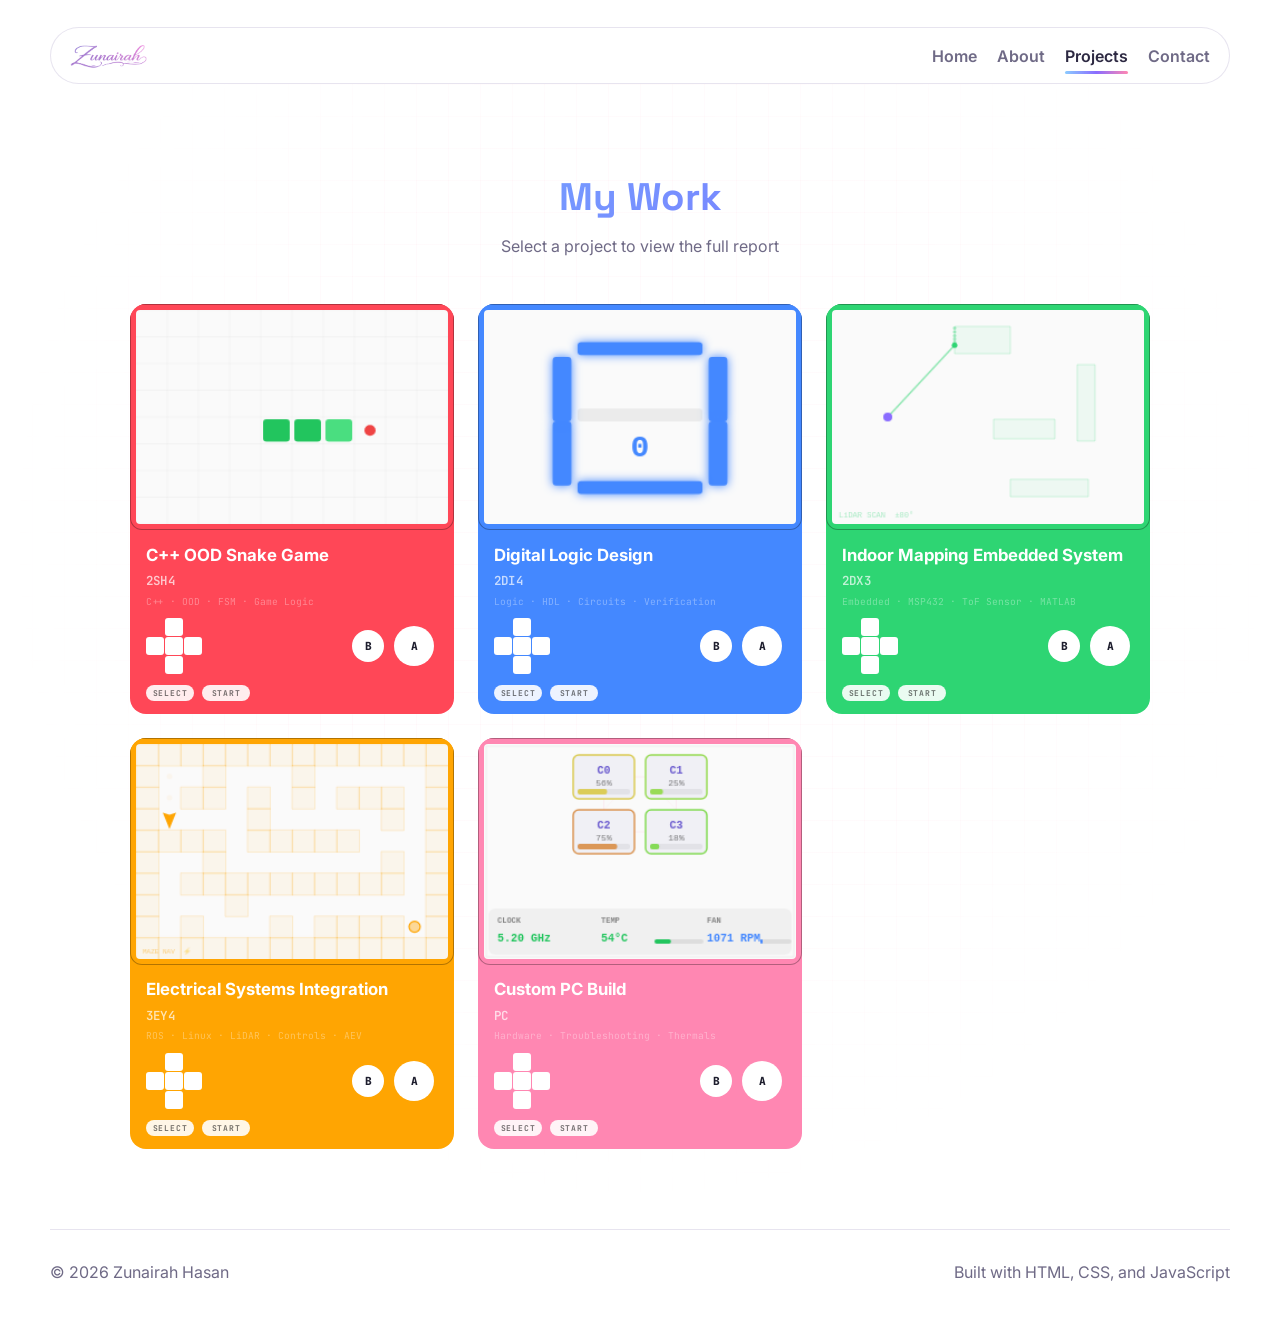
<file: projects.html>
<!doctype html>
<html lang="en">
  <head>
    <meta charset="UTF-8" />
    <meta name="viewport" content="width=device-width, initial-scale=1.0" />
    <title>Projects | Zunairah Hasan</title>
    <meta
      name="description"
      content="Project portfolio of Zunairah Hasan — C/C++, digital logic, embedded systems, and more."
    />
    <link rel="preconnect" href="https://fonts.googleapis.com" />
    <link rel="preconnect" href="https://fonts.gstatic.com" crossorigin />
    <link
      href="https://fonts.googleapis.com/css2?family=Space+Grotesk:wght@400;500;700&family=Inter:wght@400;500;600;700&family=JetBrains+Mono:wght@400;500;700&display=swap"
      rel="stylesheet"
    />
    <link rel="stylesheet" href="styles.css" />
  </head>
  <body>
    <header class="site-header">
      <div class="container nav-wrap">
        <a href="index.html#home" class="logo">
          <img src="images/name.png" alt="Zunairah Hasan" class="logo-name" />
        </a>
        <nav class="nav">
          <a href="index.html">Home</a>
          <a href="about.html">About</a>
          <a href="projects.html" class="active-link">Projects</a>
          <a href="contact.html">Contact</a>
        </nav>
        <button class="menu-btn" id="menuBtn" aria-label="Open menu">
          <span></span><span></span><span></span>
        </button>
      </div>
      <div class="mobile-menu" id="mobileMenu">
        <a href="index.html">Home</a>
        <a href="about.html">About</a>
        <a href="projects.html">Projects</a>
        <a href="contact.html">Contact</a>
      </div>
    </header>

    <main>
      <section class="dash-section">
        <div class="container">
          <div class="dash-intro">
            <h1>My Work</h1>
            <p>Select a project to view the full report</p>
          </div>

          <div class="dash-grid">
            <a class="gb-card" href="2sh4.html" style="--order:0;--wire:#ff4757">
              <div class="gb-screen">
                <canvas class="gb-canvas" width="280" height="196" data-interactive="snake" data-wire="#ff4757"></canvas>
              </div>
              <div class="gb-body">
                <span class="gb-title">C++ OOD Snake Game</span>
                <span class="gb-code">2SH4</span>
                <span class="gb-tags">C++ · OOD · FSM · Game Logic</span>
                <div class="gb-controls">
                  <div class="gb-dpad">
                    <span class="gb-cross-arm gb-cross-arm-top"></span>
                    <span class="gb-cross-arm gb-cross-arm-right"></span>
                    <span class="gb-cross-arm gb-cross-arm-bottom"></span>
                    <span class="gb-cross-arm gb-cross-arm-left"></span>
                    <span class="gb-cross-center"></span>
                  </div>
                  <div class="gbb-buttons">
                    <span class="gbb gbb-b">B</span>
                    <span class="gbb gbb-a">A</span>
                  </div>
                </div>
                <div class="gb-select-row">
                  <span class="gb-pill">SELECT</span>
                  <span class="gb-pill">START</span>
                  <span class="gb-view">VIEW →</span>
                </div>
              </div>
            </a>

            <a class="gb-card" href="2di4.html" style="--order:1;--wire:#4488ff">
              <div class="gb-screen">
                <canvas class="gb-canvas" width="280" height="196" data-interactive="7seg" data-wire="#4488ff"></canvas>
              </div>
              <div class="gb-body">
                <span class="gb-title">Digital Logic Design</span>
                <span class="gb-code">2DI4</span>
                <span class="gb-tags">Logic · HDL · Circuits · Verification</span>
                <div class="gb-controls">
                  <div class="gb-dpad">
                    <span class="gb-cross-arm gb-cross-arm-top"></span>
                    <span class="gb-cross-arm gb-cross-arm-right"></span>
                    <span class="gb-cross-arm gb-cross-arm-bottom"></span>
                    <span class="gb-cross-arm gb-cross-arm-left"></span>
                    <span class="gb-cross-center"></span>
                  </div>
                  <div class="gbb-buttons">
                    <span class="gbb gbb-b">B</span>
                    <span class="gbb gbb-a">A</span>
                  </div>
                </div>
                <div class="gb-select-row">
                  <span class="gb-pill">SELECT</span>
                  <span class="gb-pill">START</span>
                  <span class="gb-view">VIEW →</span>
                </div>
              </div>
            </a>

            <a class="gb-card" href="2dx3.html" style="--order:2;--wire:#2ed573">
              <div class="gb-screen">
                <canvas class="gb-canvas" width="280" height="196" data-interactive="lidar" data-wire="#2ed573"></canvas>
              </div>
              <div class="gb-body">
                <span class="gb-title">Indoor Mapping Embedded System</span>
                <span class="gb-code">2DX3</span>
                <span class="gb-tags">Embedded · MSP432 · ToF Sensor · MATLAB</span>
                <div class="gb-controls">
                  <div class="gb-dpad">
                    <span class="gb-cross-arm gb-cross-arm-top"></span>
                    <span class="gb-cross-arm gb-cross-arm-right"></span>
                    <span class="gb-cross-arm gb-cross-arm-bottom"></span>
                    <span class="gb-cross-arm gb-cross-arm-left"></span>
                    <span class="gb-cross-center"></span>
                  </div>
                  <div class="gbb-buttons">
                    <span class="gbb gbb-b">B</span>
                    <span class="gbb gbb-a">A</span>
                  </div>
                </div>
                <div class="gb-select-row">
                  <span class="gb-pill">SELECT</span>
                  <span class="gb-pill">START</span>
                  <span class="gb-view">VIEW →</span>
                </div>
              </div>
            </a>

            <a class="gb-card" href="3ey4.html" style="--order:3;--wire:#ffa502">
              <div class="gb-screen">
                <canvas class="gb-canvas" width="280" height="196" data-interactive="car" data-wire="#ffa502"></canvas>
              </div>
              <div class="gb-body">
                <span class="gb-title">Electrical Systems Integration</span>
                <span class="gb-code">3EY4</span>
                <span class="gb-tags">ROS · Linux · LiDAR · Controls · AEV</span>
                <div class="gb-controls">
                  <div class="gb-dpad">
                    <span class="gb-cross-arm gb-cross-arm-top"></span>
                    <span class="gb-cross-arm gb-cross-arm-right"></span>
                    <span class="gb-cross-arm gb-cross-arm-bottom"></span>
                    <span class="gb-cross-arm gb-cross-arm-left"></span>
                    <span class="gb-cross-center"></span>
                  </div>
                  <div class="gbb-buttons">
                    <span class="gbb gbb-b">B</span>
                    <span class="gbb gbb-a">A</span>
                  </div>
                </div>
                <div class="gb-select-row">
                  <span class="gb-pill">SELECT</span>
                  <span class="gb-pill">START</span>
                  <span class="gb-view">VIEW →</span>
                </div>
              </div>
            </a>

            <a class="gb-card" href="pc-build.html" style="--order:4;--wire:#ff87b2">
              <div class="gb-screen">
                <canvas class="gb-canvas" width="280" height="196" data-interactive="cpu" data-wire="#ff87b2"></canvas>
              </div>
              <div class="gb-body">
                <span class="gb-title">Custom PC Build</span>
                <span class="gb-code">PC</span>
                <span class="gb-tags">Hardware · Troubleshooting · Thermals</span>
                <div class="gb-controls">
                  <div class="gb-dpad">
                    <span class="gb-cross-arm gb-cross-arm-top"></span>
                    <span class="gb-cross-arm gb-cross-arm-right"></span>
                    <span class="gb-cross-arm gb-cross-arm-bottom"></span>
                    <span class="gb-cross-arm gb-cross-arm-left"></span>
                    <span class="gb-cross-center"></span>
                  </div>
                  <div class="gbb-buttons">
                    <span class="gbb gbb-b">B</span>
                    <span class="gbb gbb-a">A</span>
                  </div>
                </div>
                <div class="gb-select-row">
                  <span class="gb-pill">SELECT</span>
                  <span class="gb-pill">START</span>
                  <span class="gb-view">VIEW →</span>
                </div>
              </div>
            </a>
          </div>
        </div>
      </section>
    </main>

    <footer class="site-footer">
      <div class="container footer-wrap">
        <p>© <span id="year"></span> Zunairah Hasan</p>
        <p>Built with HTML, CSS, and JavaScript</p>
      </div>
    </footer>

    <script src="script.js"></script>
    <script>
      document.querySelectorAll('.gb-canvas[data-interactive]').forEach(function(canvas) {
        startMiniInteractive(canvas);
      });
    </script>
  </body>
</html>
</file>
<file: styles.css>
:root {
  --bg: #ffffff;
  --bg-2: #ffffff;
  --surface: rgba(255, 255, 255, 0.72);
  --surface-strong: rgba(255, 255, 255, 0.92);
  --text: #2d2942;
  --muted: #6f6a86;
  --line: rgba(122, 108, 168, 0.18);

  --pink: #ffc7dd;
  --lavender: #d8c8ff;
  --blue: #c9ecff;
  --mint: #d7f7e8;
  --yellow: #fff0b8;
  --peach: #ffd9c7;

  --accent: #8a6cff;
  --accent-2: #ff87b2;
  --shadow: none;

  --radius-xl: 28px;
  --radius-lg: 22px;
  --radius-md: 16px;
  --radius-sm: 12px;

  --container: 1180px;
  --transition: 0.28s ease;
}

* {
  box-sizing: border-box;
}

html {
  scroll-behavior: smooth;
}

body {
  margin: 0;
  font-family: "Inter", sans-serif;
  color: var(--text);
  background: #ffffff;
  overflow-x: hidden;
}

img {
  max-width: 100%;
  display: block;
}

a {
  color: inherit;
  text-decoration: none;
}

button {
  font: inherit;
  border: none;
  background: none;
  cursor: pointer;
}

.container {
  width: min(var(--container), calc(100% - 2rem));
  margin: 0 auto;
}

.section {
  padding: 5.5rem 0;
  position: relative;
  z-index: 1;
}

.section-heading {
  max-width: 720px;
  margin-bottom: 2rem;
}

.section-heading h2 {
  font-family: "Space Grotesk", sans-serif;
  font-size: clamp(2rem, 4vw, 3rem);
  line-height: 1.05;
  margin: 0.3rem 0 0.8rem;
}

.section-subtext {
  color: var(--muted);
  margin: 0;
}

.section-tag,
.eyebrow {
  display: inline-flex;
  align-items: center;
  gap: 0.5rem;
  color: #5a8fd0;
  font-weight: 700;
  letter-spacing: 0.02em;
  text-transform: uppercase;
  font-size: 0.8rem;
}

.section-tag::before,
.eyebrow::before {
  content: "";
  width: 10px;
  height: 10px;
  border-radius: 999px;
  background: linear-gradient(135deg, rgba(110,190,255,0.85), var(--accent-2));

}

.bg-blobs {
  position: fixed;
  inset: 0;
  pointer-events: none;
  overflow: hidden;
  z-index: 0;
}

/* Boot screen */
.boot-screen {
  position: fixed;
  inset: 0;
  z-index: 9999;
  background: #0a0820;
  display: flex;
  align-items: center;
  justify-content: center;
  font-family: "Courier New", monospace;
  transition: opacity 0.6s ease, visibility 0.6s ease;
}
.boot-screen.boot-done {
  opacity: 0;
  visibility: hidden;
  pointer-events: none;
}
.boot-terminal {
  width: min(640px, calc(100% - 3rem));
  padding: 1.5rem;
}
.boot-header {
  color: #8a6cff;
  font-weight: 700;
  font-size: 0.85rem;
  letter-spacing: 0.08em;
  margin-bottom: 1.2rem;
  text-shadow: 0 0 12px rgba(138, 108, 255, 0.3);
}
.boot-output {
  min-height: 240px;
  max-height: 320px;
  overflow-y: auto;
  margin-bottom: 1rem;
}
.boot-output p {
  margin: 0 0 0.2rem;
  font-size: 0.82rem;
  line-height: 1.6;
  color: #b0a8d0;
}
.boot-output .boot-ok { color: #6fcf97; }
.boot-output .boot-warn { color: #f2c94d; }
.boot-output .boot-info { color: #8a6cff; }
.boot-progress-wrap {
  height: 4px;
  background: rgba(138, 108, 255, 0.15);
  border-radius: 999px;
  overflow: hidden;
  margin-bottom: 0.6rem;
}
.boot-progress-bar {
  height: 100%;
  width: 0%;
  background: linear-gradient(90deg, #8a6cff, #6fcf97);
  border-radius: 999px;
  transition: width 0.3s ease;
}
.boot-status {
  font-size: 0.78rem;
  color: rgba(138, 108, 255, 0.7);
  letter-spacing: 0.04em;
}

.grid-overlay {
  position: absolute;
  inset: 0;
  background-image:
    linear-gradient(rgba(130, 120, 180, 0.06) 1px, transparent 1px),
    linear-gradient(90deg, rgba(130, 120, 180, 0.06) 1px, transparent 1px);
  background-size: 34px 34px;
  mask-image: radial-gradient(circle at center, black 45%, transparent 100%);
}

.site-header {
  position: sticky;
  top: 0;
  z-index: 300;
  padding-top: 0.9rem;
}

.site-header,
.nav-wrap,
.nav {
  overflow: visible;
}

.nav-wrap {
  display: flex;
  align-items: center;
  justify-content: space-between;
  gap: 1rem;
  background: rgba(255, 255, 255, 0.72);
  
  border: 1px solid var(--line);
  border-radius: 999px;
  padding: 0.9rem 1.2rem;

  margin-top: 0.8rem;
  position: relative;
  z-index: 301;
}

.logo {
  display: inline-flex;
  align-items: center;
  gap: 0.7rem;
  font-weight: 800;
  font-family: "Space Grotesk", sans-serif;
}

.logo-dot {
  width: 16px;
  height: 16px;
  border-radius: 999px;
  background: linear-gradient(135deg, var(--accent), var(--accent-2));

}

.nav {
  display: flex;
  align-items: center;
  gap: 1.25rem;
}

.nav a,
.mobile-menu a,
.nav-dropdown-trigger {
  color: var(--muted);
  font-weight: 600;
  transition: var(--transition);
  font-family: inherit;
  font-size: 1rem;
}

.nav a:hover,
.mobile-menu a:hover,
.nav-dropdown-trigger:hover {
  color: var(--text);
  text-shadow: 0 0 12px rgba(110,190,255,0.12);
}

.nav-dropdown {
  position: relative;
  display: inline-flex;
  align-items: center;
}

.nav-dropdown-trigger {
  display: inline-flex;
  align-items: center;
  gap: 0.35rem;
  background: transparent;
  border: none;
  padding: 0;
  cursor: pointer;
}

.nav-dropdown-trigger::after {
  content: "▾";
  font-size: 0.72rem;
  transform: translateY(-1px);
  color: var(--muted);
  transition: transform var(--transition);
}

.nav-dropdown.open .nav-dropdown-trigger::after {
  transform: translateY(-1px) rotate(180deg);
}

.nav-dropdown-menu {
  position: absolute;
  top: calc(100% + 0.75rem);
  left: 50%;
  transform: translateX(-50%);
  min-width: 240px;
  padding: 0.6rem;
  border-radius: 18px;
  background: rgba(255, 255, 255, 0.96);
  
  -webkit-
  border: 1px solid var(--line);

  display: grid;
  gap: 0.25rem;
  opacity: 0;
  pointer-events: none;
  visibility: hidden;
  transition: opacity var(--transition), visibility var(--transition), transform var(--transition);
  z-index: 999;
}

.nav-dropdown.open .nav-dropdown-menu {
  opacity: 1;
  pointer-events: auto;
  visibility: visible;
  transform: translateX(-50%) translateY(0);
}

.nav-dropdown-menu a {
  display: block;
  padding: 0.75rem 0.85rem;
  border-radius: 12px;
  color: var(--muted);
  font-weight: 600;
  transition: background var(--transition), color var(--transition), transform var(--transition);
}

.nav-dropdown-menu a:hover {
  background: #ffffff;
  color: var(--text);
  transform: translateX(2px);
}

.menu-btn {
  display: none;
  width: 46px;
  height: 46px;
  border-radius: 14px;
  background: white;
  border: 1px solid var(--line);
}

.menu-btn span {
  display: block;
  width: 20px;
  height: 2px;
  background: var(--text);
  margin: 4px auto;
  border-radius: 999px;
}

.mobile-menu {
  display: none;
  width: min(var(--container), calc(100% - 2rem));
  margin: 0.7rem auto 0;
  padding: 1rem;
  border-radius: 20px;
  background: rgba(255, 255, 255, 0.88);
  border: 1px solid var(--line);
  

}

.mobile-menu.show {
  display: grid;
  gap: 0.85rem;
}

@media (max-width: 780px) {
  .nav {
    display: none;
  }

  .menu-btn {
    display: inline-block;
  }
}
.hero {
  padding: 5.5rem 0 4rem;
  position: relative;
  z-index: 1;
}

.hero-grid {
  display: grid;
  grid-template-columns: 1.2fr 0.9fr;
  gap: 2rem;
  align-items: center;
}

.hero-copy h1 {
  font-family: "Space Grotesk", sans-serif;
  font-size: clamp(2.6rem, 6vw, 5.3rem);
  line-height: 0.98;
  margin: 0.7rem 0 1rem;
  letter-spacing: -0.04em;
}

.gradient-text {
  background: linear-gradient(90deg, #7f64ff, #ff79ad, #6ebeff);
  -webkit-background-clip: text;
  background-clip: text;
  color: transparent;
}

.hero-text {
  font-size: 1.06rem;
  line-height: 1.8;
  color: var(--muted);
  max-width: 680px;
}

.hero-actions {
  display: flex;
  flex-wrap: wrap;
  gap: 1rem;
  margin: 2rem 0;
}

.btn {
  display: inline-flex;
  align-items: center;
  justify-content: center;
  min-height: 52px;
  padding: 0.95rem 1.3rem;
  border-radius: 999px;
  font-weight: 700;
  transition: transform var(--transition), box-shadow var(--transition), background var(--transition);
}

.btn:hover {
  transform: translateY(-2px);
}

.btn-primary {
  background: linear-gradient(135deg, rgba(110,190,255,0.90), #6ebeff);
  color: white;

}

.btn-primary:hover {
  box-shadow: 0 8px 24px rgba(110,190,255,0.25);
}

.btn-secondary {
  background: rgba(255, 255, 255, 0.85);
  border: 1px solid var(--line);
  color: var(--text);
}

.btn-secondary:hover {
  border-color: rgba(110,190,255,0.40);
  box-shadow: 0 0 20px rgba(110,190,255,0.08);
}

.hero-stats {
  display: grid;
  grid-template-columns: repeat(3, 1fr);
  gap: 1rem;
}

.stat-card,
.glass-card,
.project-card,
.contact-card,
.modal-content {
  border: 1px solid var(--line);
  background: var(--surface);
  

}

.stat-card {
  border-radius: var(--radius-lg);
  padding: 1rem;
}

.stat-number {
  display: block;
  font-weight: 800;
  font-family: "Space Grotesk", sans-serif;
  margin-bottom: 0.3rem;
  background: linear-gradient(135deg, rgba(110,190,255,0.90), var(--accent));
  -webkit-background-clip: text;
  background-clip: text;
  color: transparent;
}

.stat-label {
  color: var(--muted);
  font-size: 0.92rem;
}

.hero-visual {
  display: flex;
  justify-content: center;
}

.about-grid {
  display: grid;
  grid-template-columns: repeat(3, 1fr);
  gap: 1rem;
}

.glass-card {
  border-radius: var(--radius-xl);
  padding: 1.35rem;
}

.glass-card h3,
.contact-card h2 {
  font-family: "Space Grotesk", sans-serif;
  margin-top: 0;
  margin-bottom: 0.7rem;
}

.glass-card p,
.contact-card p {
  color: var(--muted);
  line-height: 1.8;
}

.project-grid {
  display: grid;
  grid-template-columns: repeat(3, 1fr);
  gap: 1.2rem;
}

.project-card {
  position: relative;
  overflow: hidden;
  display: block;
  padding: 1.5rem;
  border-radius: 26px;
  background: rgba(255, 255, 255, 0.72);
  
  -webkit-
  border: 1px solid rgba(140, 120, 200, 0.16);
  color: var(--text);

  transition: transform var(--transition), box-shadow var(--transition), border-color var(--transition);
}

.project-card::before {
  content: "";
  position: absolute;
  inset: 0;
  border-radius: 26px;
  padding: 1px;
  background: #ffffff;
  -webkit-mask:
    linear-gradient(#000 0 0) content-box,
    linear-gradient(#000 0 0);
  -webkit-mask-composite: xor;
  mask-composite: exclude;
  pointer-events: none;
}

.project-card::after {
  content: "";
  position: absolute;
  right: -30px;
  bottom: -30px;
  width: 180px;
  height: 180px;
  background: transparent;
  pointer-events: none;
}

.project-card:hover {
  transform: translateY(-8px);
  border-color: rgba(110,190,255,0.25);
  box-shadow: 0 16px 40px rgba(110,190,255,0.06);
}

.project-top {
  display: flex;
  align-items: center;
  justify-content: space-between;
  gap: 1rem;
  margin-bottom: 1rem;
  position: relative;
  z-index: 1;
}

.project-badge {
  padding: 0.5rem 0.85rem;
  border-radius: 999px;
  background: rgba(255, 255, 255, 0.82);
  border: 1px solid rgba(140, 120, 200, 0.15);
  font-size: 0.8rem;
  font-weight: 700;
  color: #7a62d8;
  
}

.project-icon {
  width: 58px;
  height: 58px;
  display: grid;
  place-items: center;
  border-radius: 18px;
  background: #ffffff;

  font-size: 1.3rem;
  flex-shrink: 0;
}

.project-card h3 {
  font-family: "Space Grotesk", sans-serif;
  margin: 0 0 0.8rem;
  font-size: 1.35rem;
  line-height: 1.2;
  position: relative;
  z-index: 1;
}

.project-card p {
  color: var(--muted);
  line-height: 1.8;
  margin: 0 0 1rem;
  position: relative;
  z-index: 1;
}

.project-tags {
  display: flex;
  flex-wrap: wrap;
  gap: 0.65rem;
  margin-bottom: 1.2rem;
  position: relative;
  z-index: 1;
}

.project-tags span {
  padding: 0.5rem 0.85rem;
  border-radius: 999px;
  background: #ffffff;
  color: #6b5bcf;
  border: 1px solid rgba(140, 120, 200, 0.18);
  font-size: 0.82rem;
  font-weight: 600;
}

.project-link {
  color: var(--accent);
  font-weight: 700;
  display: inline-block;
  position: relative;
  z-index: 1;
}

.project-page-link {
  display: block;
  text-decoration: none;
  color: inherit;
}

.featured-project {
  position: relative;
}

.featured-project .project-badge {
  background: #ffffff;
}

.featured-project::after {
  content: "";
  position: absolute;
  right: -20px;
  bottom: -20px;
  width: 200px;
  height: 200px;
  background: transparent;
  pointer-events: none;
}

.contact-card {
  border-radius: 32px;
  padding: 1.5rem;
  display: flex;
  justify-content: space-between;
  gap: 2rem;
  align-items: center;
}

.contact-links {
  display: flex;
  flex-wrap: wrap;
  gap: 0.9rem;
}

.contact-links a {
  padding: 0.85rem 1rem;
  border-radius: 999px;
  background: rgba(255, 255, 255, 0.86);
  border: 1px solid var(--line);
  font-weight: 700;
  transition: border-color 220ms, box-shadow 220ms, transform 220ms;
}

.contact-links a:hover {
  border-color: rgba(110,190,255,0.40);
  box-shadow: 0 0 20px rgba(110,190,255,0.08);
  transform: translateY(-2px);
}

.site-footer {
  padding: 1rem 0 2rem;
  position: relative;
  z-index: 1;
}

.footer-wrap {
  display: flex;
  justify-content: space-between;
  gap: 1rem;
  flex-wrap: wrap;
  color: var(--muted);
  border-top: 1px solid var(--line);
  padding-top: 1rem;
}

.content {
  max-width: 900px;
  margin: 0 auto;
  padding: 40px 20px 80px;
}

@keyframes floatBlob {
  0%, 100% {
    transform: translateY(0) translateX(0) scale(1);
  }
  50% {
    transform: translateY(-18px) translateX(12px) scale(1.05);
  }
}

@keyframes spin {
  to {
    transform: rotate(360deg);
  }
}

@keyframes bounceBars {
  0%, 100% {
    transform: scaleY(0.9);
    opacity: 0.9;
  }
  50% {
    transform: scaleY(1.08);
    opacity: 1;
  }
}

@media (max-width: 1080px) {
  .hero-grid,
  .about-grid,
  .project-grid,
  .contact-card {
    grid-template-columns: 1fr 1fr;
  }

  .hero-grid {
    grid-template-columns: 1fr;
  }

  .hero-visual {
    justify-content: flex-start;
  }
}

@media (max-width: 780px) {
  .nav {
    display: none;
  }

  .menu-btn {
    display: inline-block;
  }

  .hero-stats,
  .about-grid,
  .project-grid,
  .contact-card {
    grid-template-columns: 1fr;
  }

  .about-equation {
    position: static;
    align-self: flex-start;
  }

  .about-inline-circuit {
    min-height: 92px;
  }

  .hero {
    padding-top: 4.5rem;
  }

  .hero-copy h1 {
    font-size: clamp(2.3rem, 10vw, 3.6rem);
  }

  .contact-card {
    align-items: flex-start;
  }
}

.project-hero {
  padding: 7rem 0 3rem;
  position: relative;
  z-index: 1;
}

.project-hero-grid {
  display: grid;
  grid-template-columns: 1.1fr 0.9fr;
  gap: 2rem;
  align-items: center;
}

.project-kicker {
  display: inline-flex;
  align-items: center;
  gap: 0.5rem;
  color: #7d5fd3;
  font-weight: 700;
  text-transform: uppercase;
  font-size: 0.82rem;
  letter-spacing: 0.03em;
}

.project-kicker::before {
  content: "";
  width: 10px;
  height: 10px;
  border-radius: 999px;
  background: linear-gradient(135deg, var(--accent), var(--accent-2));

}

.project-hero h1 {
  font-family: "Space Grotesk", sans-serif;
  font-size: clamp(2.4rem, 5vw, 4.6rem);
  line-height: 0.98;
  margin: 0.8rem 0 1rem;
}

.project-hero p {
  color: var(--muted);
  line-height: 1.85;
  font-size: 1.03rem;
}

.project-meta {
  display: flex;
  flex-wrap: wrap;
  gap: 0.75rem;
  margin-top: 1.5rem;
}

.project-meta span {
  padding: 0.6rem 0.9rem;
  border-radius: 999px;
  background: rgba(255, 255, 255, 0.84);
  border: 1px solid var(--line);
  font-weight: 600;
  font-size: 0.9rem;
}

.project-panel {
  border-radius: 28px;
  padding: 1.4rem;
  border: 1px solid var(--line);
  background: rgba(255, 255, 255, 0.74);
  

  position: relative;
  overflow: hidden;
}

.project-panel::after {
  content: "";
  position: absolute;
  right: -35px;
  bottom: -35px;
  width: 190px;
  height: 190px;
  background: transparent;
  pointer-events: none;
}

.project-panel h3 {
  margin-top: 0;
  margin-bottom: 0.8rem;
  font-family: "Space Grotesk", sans-serif;
}

.project-layout {
  padding: 1rem 0 5rem;
  position: relative;
  z-index: 1;
}

.project-sections {
  display: grid;
  gap: 1.2rem;
}

.case-card {
  border-radius: 26px;
  padding: 1.4rem;
  border: 1px solid var(--line);
  background: rgba(255, 255, 255, 0.76);
  

}

.case-card h2 {
  margin-top: 0;
  margin-bottom: 0.8rem;
  font-family: "Space Grotesk", sans-serif;
  font-size: 1.5rem;
}

.case-card p,
.case-card li {
  color: var(--muted);
  line-height: 1.8;
}

.case-card ul {
  margin: 0.6rem 0 0;
  padding-left: 1.1rem;
}

.timeline {
  display: grid;
  gap: 1rem;
}

.timeline-item {
  padding: 1rem 1rem 1rem 1.1rem;
  border-left: 3px solid rgba(138, 108, 255, 0.35);
  background: rgba(255, 255, 255, 0.55);
  border-radius: 0 18px 18px 0;
}

.timeline-item h3 {
  margin: 0 0 0.35rem;
  font-size: 1.05rem;
  font-family: "Space Grotesk", sans-serif;
}

.highlight-grid {
  display: grid;
  grid-template-columns: repeat(3, 1fr);
  gap: 1rem;
}

.highlight-box {
  border-radius: 22px;
  padding: 1rem;
  background: #ffffff;
  border: 1px solid rgba(140, 120, 200, 0.16);
}

.highlight-box h3 {
  margin: 0 0 0.4rem;
  font-family: "Space Grotesk", sans-serif;
  font-size: 1rem;
}

.highlight-box p {
  margin: 0;
  color: var(--muted);
  line-height: 1.7;
}

.back-link {
  display: inline-flex;
  align-items: center;
  gap: 0.45rem;
  margin-bottom: 1rem;
  color: var(--accent);
  font-weight: 700;
}

@media (max-width: 980px) {
  .project-hero-grid,
  .highlight-grid {
    grid-template-columns: 1fr;
  }
}

/* =========================
   FIXED PROJECT COVER (FINAL)
========================= */

.project-cover {
  margin-top: 1.5rem;
  border-radius: 28px;
  overflow: hidden;
  border: 1px solid var(--line);
  background: rgba(255, 255, 255, 0.68);
  

}

.project-cover img {
  width: 100%;
  height: 420px;
  object-fit: cover;
  display: block;
}

.project-cover-placeholder {
  width: 100%;
  min-height: 420px;
  display: grid;
  place-items: center;
  text-align: center;
  padding: 2rem;
  color: var(--muted);
  background:
    linear-gradient(135deg, rgba(255,255,255,0.7), rgba(246,239,255,0.82)),
    radial-gradient(circle at top right, rgba(201,236,255,0.4), transparent 35%),
    radial-gradient(circle at bottom left, rgba(255,199,221,0.3), transparent 35%);
}

.project-cover-placeholder h3 {
  margin: 0 0 0.6rem;
  font-family: "Space Grotesk", sans-serif;
  color: var(--text);
  font-size: 1.4rem;
}

/* MOBILE FIX */
@media (max-width: 980px) {
  .project-cover-placeholder {
    min-height: 300px;
    padding: 1.25rem;
  }

  .project-cover .project-cover-photo {
    height: 300px;
  }
}


.overview-grid {
  display: grid;
  grid-template-columns: repeat(4, 1fr);
  gap: 1rem;
}

.overview-card {
  border-radius: 22px;
  padding: 1rem;
  background: rgba(255,255,255,0.72);
  border: 1px solid var(--line);

}

.overview-card h3 {
  margin: 0 0 0.4rem;
  font-size: 0.92rem;
  font-family: "Space Grotesk", sans-serif;
  color: #7a62d8;
  text-transform: uppercase;
  letter-spacing: 0.03em;
}

.overview-card p {
  margin: 0;
  line-height: 1.7;
  color: var(--muted);
}

.split-case-grid {
  display: grid;
  grid-template-columns: 1fr 1fr;
  gap: 1rem;
}

.image-gallery {
  display: grid;
  grid-template-columns: repeat(2, 1fr);
  gap: 1rem;
}

.gallery-card {
  border-radius: 24px;
  overflow: hidden;
  border: 1px solid var(--line);
  background: rgba(255,255,255,0.76);

}

.gallery-image {
  aspect-ratio: 16 / 9;
  overflow: hidden;
}

.gallery-card img {
  width: 100%;
  height: 100%;
  object-fit: cover;
  display: block;
  transition: transform 0.3s ease;
}

.gallery-card:hover img {
  transform: scale(1.03);
}

.gallery-caption {
  padding: 1rem;
}

.gallery-caption h3 {
  margin: 0 0 0.35rem;
  font-family: "Space Grotesk", sans-serif;
  font-size: 1rem;
}

.gallery-caption p {
  margin: 0;
  color: var(--muted);
  line-height: 1.7;
}

.tools-cloud {
  display: flex;
  flex-wrap: wrap;
  gap: 0.75rem;
}

.tools-cloud span {
  padding: 0.65rem 0.95rem;
  border-radius: 999px;
  background: rgba(255,255,255,0.86);
  border: 1px solid rgba(140, 120, 200, 0.18);
  color: #6b5bcf;
  font-weight: 600;
  font-size: 0.9rem;
  cursor: pointer;
  transition: background 220ms, border-color 220ms, box-shadow 220ms, transform 220ms;
  user-select: none;
}

.tools-cloud span:hover {
  border-color: rgba(110,190,255,0.40);
  background: rgba(110,190,255,0.06);
  transform: translateY(-2px);
}

.tools-cloud span.active {
  background: rgba(110,190,255,0.15);
  border-color: rgba(110,190,255,0.55);
  color: #2d2942;
  box-shadow: 0 0 16px rgba(110,190,255,0.12);
}

.outcome-banner {
  border-radius: 26px;
  padding: 1.3rem;
  background: #ffffff;
  border: 1px solid rgba(140, 120, 200, 0.18);

}

.outcome-banner h2 {
  margin-top: 0;
  font-family: "Space Grotesk", sans-serif;
}

.outcome-banner p {
  margin-bottom: 0;
  color: var(--muted);
  line-height: 1.8;
}

.code-note {
  margin-top: 0.8rem;
  font-size: 0.92rem;
  color: var(--muted);
}

.section-label {
  display: inline-block;
  margin-bottom: 0.7rem;
  font-size: 0.8rem;
  font-weight: 700;
  text-transform: uppercase;
  color: #7a62d8;
  letter-spacing: 0.04em;
}

/* MOBILE FIX */
@media (max-width: 980px) {
  .project-cover-placeholder {
    min-height: 300px;
    padding: 1.25rem;
  }

  .project-cover .project-cover-photo {
    height: 300px;
  }
}
.overview-grid {
  display: grid;
  grid-template-columns: repeat(4, 1fr);
  gap: 1rem;
}

.overview-card {
  border-radius: 22px;
  padding: 1rem;
  background: rgba(255,255,255,0.72);
  border: 1px solid var(--line);

}

.overview-card h3 {
  margin: 0 0 0.4rem;
  font-size: 0.92rem;
  font-family: "Space Grotesk", sans-serif;
  color: #7a62d8;
  text-transform: uppercase;
  letter-spacing: 0.03em;
}

.overview-card p {
  margin: 0;
  line-height: 1.7;
  color: var(--muted);
}

.split-case-grid {
  display: grid;
  grid-template-columns: 1fr 1fr;
  gap: 1rem;
}

.image-gallery {
  display: grid;
  grid-template-columns: repeat(2, 1fr);
  gap: 1rem;
}

.gallery-card {
  border-radius: 24px;
  overflow: hidden;
  border: 1px solid var(--line);
  background: rgba(255,255,255,0.76);

}

.gallery-card img {
  width: 100%;
  height: 260px;
  object-fit: cover;
  display: block;
}

.gallery-placeholder {
  min-height: 260px;
  display: grid;
  place-items: center;
  text-align: center;
  padding: 1.5rem;
  color: var(--muted);
  background:
    linear-gradient(135deg, rgba(246,239,255,0.9), rgba(255,234,244,0.75));
}

.gallery-caption {
  padding: 1rem;
}

.gallery-caption h3 {
  margin: 0 0 0.35rem;
  font-family: "Space Grotesk", sans-serif;
  font-size: 1rem;
}

.gallery-caption p {
  margin: 0;
  color: var(--muted);
  line-height: 1.7;
}

.tools-cloud {
  display: flex;
  flex-wrap: wrap;
  gap: 0.75rem;
}

.tools-cloud span {
  padding: 0.65rem 0.95rem;
  border-radius: 999px;
  background: rgba(255,255,255,0.86);
  border: 1px solid rgba(140, 120, 200, 0.18);
  color: #6b5bcf;
  font-weight: 600;
  font-size: 0.9rem;
  cursor: pointer;
  transition: background 220ms, border-color 220ms, box-shadow 220ms, transform 220ms;
  user-select: none;
}

.tools-cloud span:hover {
  border-color: rgba(110,190,255,0.40);
  background: rgba(110,190,255,0.06);
  transform: translateY(-2px);
}

.tools-cloud span.active {
  background: rgba(110,190,255,0.15);
  border-color: rgba(110,190,255,0.55);
  color: #2d2942;
  box-shadow: 0 0 16px rgba(110,190,255,0.12);
}

.outcome-banner {
  border-radius: 26px;
  padding: 1.3rem;
  background: #ffffff;
  border: 1px solid rgba(140, 120, 200, 0.18);

}

.outcome-banner h2 {
  margin-top: 0;
  font-family: "Space Grotesk", sans-serif;
}

.outcome-banner p {
  margin-bottom: 0;
  color: var(--muted);
  line-height: 1.8;
}

.arch-diagram {
  width: 100%;
  max-width: 500px;
  margin: 0.8rem auto 0;
}
.arch-svg {
  width: 100%;
  height: auto;
  display: block;
}


.code-carousel-card {
  background: #ffffff !important;
}
.code-carousel {
  position: relative;
}
.code-slides {
  position: relative;
  min-height: 180px;
}
.code-slide {
  display: none;
  margin: 0;
  border-radius: var(--radius-sm);
  overflow: hidden;
  border: 1px solid rgba(138,108,255,0.12);
}
.code-slide.active {
  display: block;
}
.code-slide code {
  font-size: 0.82rem;
  line-height: 1.6;
  padding: 1rem !important;
  background: #fff !important;
}
.code-dots {
  display: flex;
  justify-content: center;
  gap: 0.5rem;
  margin-top: 0.8rem;
}
.code-dot {
  width: 10px;
  height: 10px;
  border-radius: 50%;
  background: rgba(138,108,255,0.2);
  cursor: pointer;
  transition: var(--transition);
}
.code-dot.active {
  background: var(--accent);

}

.code-note {
  margin-top: 0.8rem;
  font-size: 0.92rem;
  color: var(--muted);
}

.section-label {
  display: inline-block;
  margin-bottom: 0.7rem;
  font-size: 0.8rem;
  font-weight: 700;
  text-transform: uppercase;
  color: #7a62d8;
  letter-spacing: 0.04em;
}

/* MOBILE FIX */
@media (max-width: 980px) {
  .project-cover-placeholder {
    min-height: 300px;
    padding: 1.25rem;
  }

  .project-cover .project-cover-photo {
    height: 300px;
  }
}
.nav a.active-link,
.nav-dropdown-trigger.active-link {
  color: var(--text);
  position: relative;
}

.nav a.active-link::after,
.nav-dropdown-trigger.active-link::after {

}

.nav a.active-link::before,
.nav-dropdown-trigger.active-link::before {
  content: "";
  position: absolute;
  left: 0;
  bottom: -8px;
  width: 100%;
  height: 3px;
  border-radius: 999px;
  background: linear-gradient(90deg, rgba(110,190,255,0.80), var(--accent), var(--accent-2));
}

/* dropdown links should not get the active underline */
.nav-dropdown-menu a.active-link::before,
.nav-dropdown-menu a.active-link::after {
  content: none !important;
}

.project-card {
  position: relative;
  overflow: hidden;
}

.project-card .card-glow {
  position: absolute;
  width: 220px;
  height: 220px;
  border-radius: 50%;
  background: transparent;
  pointer-events: none;
  transform: translate(-50%, -50%);
  opacity: 0;
  transition: opacity 0.25s ease;
  z-index: 0;
}

.project-card:hover .card-glow {
  opacity: 1;
}

.project-card > * {
  position: relative;
  z-index: 1;
}

.lightbox {
  display: none;
  position: fixed;
  inset: 0;
  background: rgba(20, 16, 35, 0.82);
  z-index: 1000;
  place-items: center;
  padding: 2rem;
}

.lightbox.show {
  display: grid;
}

.lightbox-content {
  max-width: min(1000px, 100%);
  max-height: 85vh;
  border-radius: 20px;

}

.lightbox-close {
  position: absolute;
  top: 1.2rem;
  right: 1.4rem;
  font-size: 2rem;
  color: white;
  cursor: pointer;
}


.logo {
  display: flex;
  align-items: center;
  gap: 0.6rem;
}

.logo-name {
  height: 26px;     /* 🔥 adjust this */
  width: auto;
  display: block;
}



/* =========================
   ELECTRICAL / PCB BACKGROUND ADD-ON
========================= */

.pcb-layer {
  position: absolute;
  inset: 0;
  pointer-events: none;
  overflow: hidden;
  z-index: 0;
}

/* straight PCB traces */
.pcb-trace {
  position: absolute;
  background: linear-gradient(
    90deg,
    rgba(138, 108, 255, 0.16),
    rgba(255, 135, 178, 0.16),
    rgba(201, 236, 255, 0.16)
  );

  border-radius: 0;
}

/* horizontal traces */
.pcb-trace-1 {
  width: 300px;
  height: 2px;
  top: 12%;
  left: 6%;
}

.pcb-trace-2 {
  width: 240px;
  height: 2px;
  top: 28%;
  right: 10%;
}

.pcb-trace-3 {
  width: 360px;
  height: 2px;
  top: 50%;
  left: 12%;
}

.pcb-trace-4 {
  width: 280px;
  height: 2px;
  bottom: 18%;
  right: 14%;
}

/* vertical traces */
.pcb-trace-5 {
  width: 2px;
  height: 170px;
  top: 12%;
  left: 30%;
  background: linear-gradient(
    180deg,
    rgba(138, 108, 255, 0.16),
    rgba(255, 135, 178, 0.16),
    rgba(201, 236, 255, 0.16)
  );
}

.pcb-trace-6 {
  width: 2px;
  height: 190px;
  bottom: 12%;
  right: 24%;
  background: linear-gradient(
    180deg,
    rgba(138, 108, 255, 0.16),
    rgba(255, 135, 178, 0.16),
    rgba(201, 236, 255, 0.16)
  );
}

/* 90-degree corners */
.pcb-corner {
  position: absolute;
  width: 14px;
  height: 14px;
  border-left: 2px solid rgba(138, 108, 255, 0.18);
  border-bottom: 2px solid rgba(138, 108, 255, 0.18);
  border-radius: 0;

}

.corner-1 {
  top: 12%;
  left: 30%;
}

.corner-2 {
  top: 28%;
  right: 24%;
}

.corner-3 {
  bottom: 18%;
  right: 24%;
}

.corner-4 {
  top: 50%;
  left: 30%;
}

/* glowing nodes */
.pcb-node {
  position: absolute;
  width: 11px;
  height: 11px;
  border-radius: 50%;
  background: radial-gradient(
    circle,
    #ffffff 0%,
    rgba(255, 135, 178, 0.95) 28%,
    rgba(138, 108, 255, 0.72) 58%,
    rgba(201, 236, 255, 0.36) 78%,
    transparent 100%
  );
  animation: pcbPulse 3.8s ease-in-out infinite;
}

.pcb-node-1 { top: 11.2%; left: 5.8%; }
.pcb-node-2 { top: 11.2%; left: 29.6%; animation-delay: -0.5s; }
.pcb-node-3 { top: 27.2%; right: 9.6%; animation-delay: -1s; }
.pcb-node-4 { top: 27.2%; right: 23.6%; animation-delay: -1.5s; }
.pcb-node-5 { top: 49.2%; left: 11.8%; animation-delay: -0.8s; }
.pcb-node-6 { top: 49.2%; left: 29.6%; animation-delay: -1.9s; }
.pcb-node-7 { bottom: 17.2%; right: 13.6%; animation-delay: -1.2s; }
.pcb-node-8 { bottom: 17.2%; right: 23.6%; animation-delay: -0.2s; }

/* moving signals on straight lines */
.pcb-signal {
  position: absolute;
  height: 2px;
  width: 90px;
  border-radius: 999px;
  background: linear-gradient(
    90deg,
    transparent 0%,
    rgba(255, 135, 178, 0.95) 25%,
    rgba(138, 108, 255, 0.9) 58%,
    rgba(201, 236, 255, 0.9) 82%,
    transparent 100%
  );
  opacity: 0.75;
}

.pcb-signal-1 {
  top: 12%;
  left: -12%;
  animation: pcbSignalRight 8s linear infinite;
}

.pcb-signal-2 {
  top: 28%;
  right: -12%;
  animation: pcbSignalLeft 9s linear infinite;
}

.pcb-signal-3 {
  top: 50%;
  left: -12%;
  animation: pcbSignalRight 9.6s linear infinite;
  animation-delay: -3s;
}

.pcb-signal-4 {
  bottom: 18%;
  right: -12%;
  animation: pcbSignalLeft 8.4s linear infinite;
  animation-delay: -1.6s;
}

@keyframes pcbPulse {
  0%, 100% {
    transform: scale(1);
    opacity: 0.72;
  }
  50% {
    transform: scale(1.3);
    opacity: 1;
  }
}

@keyframes pcbSignalRight {
  0% {
    transform: translateX(0);
    opacity: 0;
  }
  12% {
    opacity: 0.78;
  }
  88% {
    opacity: 0.78;
  }
  100% {
    transform: translateX(145vw);
    opacity: 0;
  }
}

@keyframes pcbSignalLeft {
  0% {
    transform: translateX(0);
    opacity: 0;
  }
  12% {
    opacity: 0.78;
  }
  88% {
    opacity: 0.78;
  }
  100% {
    transform: translateX(-145vw);
    opacity: 0;
  }
}

@media (max-width: 780px) {
  .pcb-trace,
  .pcb-corner {
    opacity: 0.55;
  }

  .pcb-signal {
    opacity: 0.45;
  }
}

@media (prefers-reduced-motion: reduce) {
  .pcb-node,
  .pcb-signal {
    animation: none !important;
  }
}


/* =========================
   HERO MOTHERBOARD COMPOSITION
========================= */

.hero-visual {
  position: relative;
  display: flex;
  justify-content: center;
  min-height: 640px;
  width: 100%;
}



.hero-motherboard {
  --burst-origin-x: 50%;
  --burst-origin-y: 20%;
}

.hero-motherboard::before,
.hero-motherboard::after {
  content: "";
  position: absolute;
  pointer-events: none;
  opacity: 0;
}

.hero-motherboard::before {
  left: var(--burst-origin-x);
  top: var(--burst-origin-y);
  width: 34px;
  height: 34px;
  transform: translate(-50%, -50%) scale(0.2);
  border-radius: 999px;
  background:
    radial-gradient(circle, rgba(255,255,255,0.96) 0%, rgba(201,236,255,0.92) 14%, rgba(255,135,178,0.72) 32%, rgba(138,108,255,0.42) 50%, transparent 70%);
}
.hero-motherboard::after {
  left: calc(var(--burst-origin-x) - 1px);
  top: calc(var(--burst-origin-y) - 1px);
  width: 420px;
  height: 420px;
  transform: translate(-50%, -50%) scale(0.5);
  border-radius: 50%;
  background:
    repeating-conic-gradient(
      from 0deg,
      rgba(255,255,255,0.9) 0deg 7deg,
      rgba(201,236,255,0.62) 7deg 13deg,
      rgba(255,135,178,0.0) 13deg 23deg,
      rgba(138,108,255,0.2) 23deg 28deg,
      transparent 28deg 36deg
    );
  mix-blend-mode: screen;
  filter: blur(1px);
}

.hero-motherboard {
  position: absolute;
  top: -40px;
  bottom: -40px;
  left: -180px;
  right: -180px;
  pointer-events: none;
  z-index: 1;
  opacity: 1;
}

/* traces */
.mb-trace {
  position: absolute;
  border-radius: 0;
  opacity: 1;
}

.mb-trace-h {
  height: 3px;
  background: linear-gradient(
    90deg,
    rgba(138, 108, 255, 0.32),
    rgba(255, 135, 178, 0.34),
    rgba(201, 236, 255, 0.34)
  );

}

.mb-trace-v {
  width: 3px;
  background: linear-gradient(
    180deg,
    rgba(138, 108, 255, 0.32),
    rgba(255, 135, 178, 0.34),
    rgba(201, 236, 255, 0.34)
  );

}

.trace-h-1 {
  width: 220px;
  top: 17%;
  left: 4%;
}

.trace-v-1 {
  height: 165px;
  top: 17%;
  left: 28%;
}

.mb-node {
  position: absolute;
  width: 13px;
  height: 13px;
  border-radius: 50%;
  background: radial-gradient(
    circle,
    #ffffff 0%,
    rgba(110,190,255,0.96) 28%,
    rgba(100,160,255,0.84) 56%,
    rgba(201,236,255,0.48) 80%,
    transparent 100%
  );
  box-shadow:
    0 0 12px rgba(110,190,255,0.3),
    0 0 26px rgba(100,160,255,0.18);
  animation: mbPulse 4s ease-in-out infinite;
}

.mb-node-1 { top: 16.2%; left: 3.6%; }
.mb-node-2 { top: 16.2%; left: 27.6%; animation-delay: -0.5s; }

.mb-label {
  position: absolute;
  font-family: "Space Grotesk", sans-serif;
  font-size: 0.72rem;
  letter-spacing: 0.16em;
  font-weight: 700;
  color: rgba(110, 190, 255, 0.70);
  text-transform: uppercase;
}

.mb-scan {
  position: absolute;
  top: 0;
  left: -100%;
  width: 60%;
  height: 100%;
  background: linear-gradient(90deg, transparent, rgba(110,190,255,0.06), rgba(201,236,255,0.10), rgba(110,190,255,0.06), transparent);
  animation: mbScan 4.8s ease-in-out infinite;
  pointer-events: none;
}

.mb-label-1 { top: 13%; left: 15%; }
.mb-label-2 { top: 25%; right: 11%; }

.hero-scope-canvas { display: none; }

@keyframes mbPulse {
  0%, 100% {
    transform: scale(1);
    opacity: 0.78;
  }
  50% {
    transform: scale(1.32);
    opacity: 1;
  }
}

@media (max-width: 1080px) {
  .hero-visual {
    min-height: 560px;
  }

  .hero-motherboard {
    inset: -10px -30px -10px -30px;
    transform: scale(0.92);
    transform-origin: center top;
  }
}

@media (max-width: 780px) {
  .hero-visual {
    min-height: 420px;
  }

  .hero-motherboard {
    opacity: 0.65;
    inset: 0;
    transform: scale(0.72);
    transform-origin: center top;
  }

  .mb-label {
    display: none;
  }
}

@media (prefers-reduced-motion: reduce) {
  .mb-node {
    animation: none !important;
  }
}

@keyframes mbScan {
  0% {
    transform: translateX(-100%);
  }
  100% {
    transform: translateX(100%);
  }
}

@keyframes waveDrift {
  0% {
    transform: translateX(0);
    opacity: 0.28;
  }
  100% {
    transform: translateX(14px);
    opacity: 0.45;
  }
}

.mb-label {
  animation: labelBlink 4.8s ease-in-out infinite;
}

.mb-label-2 { animation-delay: -1s; }
.mb-label-3 { animation-delay: -2.2s; }
.mb-label-4 { animation-delay: -3.1s; }

@keyframes labelBlink {
  0%, 100% {
    opacity: 0.45;
  }
  50% {
    opacity: 0.8;
  }
}


/* =========================
   2026 visual revamp layer
   ========================= */

body {
  position: relative;
}

body::selection {
  background: rgba(138, 108, 255, 0.16);
}

.site-decor {
  position: fixed;
  inset: 0;
  pointer-events: none;
  overflow: hidden;
  z-index: 0;
}

#electronCanvas {
  position: fixed;
  inset: 0;
  pointer-events: none;
  z-index: 0;
  width: 100%;
  height: 100%;
}

.decor-orb {
  position: absolute;
  border-radius: 999px;
  filter: blur(10px);
  opacity: 0.5;
  animation: floatOrb 14s ease-in-out infinite;
}

.orb-1 {
  width: 280px;
  height: 280px;
  top: 7%;
  right: 5%;
  background: transparent;
}

.orb-2 {
  width: 360px;
  height: 360px;
  bottom: 10%;
  left: -4%;
  background: transparent;
  animation-delay: -4s;
}

.orb-3 {
  width: 260px;
  height: 260px;
  top: 48%;
  left: 42%;
  background: transparent;
  animation-delay: -8s;
}

.ambient-voltage {
  position: fixed;
  width: 320px;
  height: 320px;
  border-radius: 50%;
  background: transparent;
  filter: blur(18px);
  pointer-events: none;
  z-index: 1;
  opacity: 0.7;
  transform: translate(-999px, -999px);
  transition: opacity 0.25s ease;
}

.section-shell {
  position: relative;
  padding: 2rem;
  border-radius: 36px;
  border: 1px solid rgba(140, 120, 200, 0.14);
  background: #ffffff;
  overflow: hidden;
}

.section-heading-split {
  display: flex;
  justify-content: space-between;
  gap: 2rem;
  align-items: end;
}

.section-subtext-wide {
  max-width: 420px;
}

.hero {
  padding-top: 6.25rem;
}

.hero-grid {
  gap: 2.75rem;
  align-items: stretch;
}

.hero-copy {
  display: flex;
  flex-direction: column;
  justify-content: center;
}

.hero-copy h1 {
  max-width: 13ch;
}

.hero-freq-clock {
  display: inline-flex;
  align-items: center;
  gap: 0.6rem;
  padding: 0.45rem 0.85rem;
  border-radius: 999px;
  background: rgba(255, 255, 255, 0.85);
  border: 1px solid rgba(110, 190, 255, 0.30);

  margin-bottom: 1rem;
  font-family: "Courier New", monospace;
}
.freq-label {
  font-size: 0.65rem;
  font-weight: 700;
  letter-spacing: 0.12em;
  color: rgba(110, 190, 255, 0.70);
}
.freq-time {
  font-size: 1rem;
  font-weight: 700;
  color: #6fcf97;
  text-shadow: 0 0 10px rgba(111, 207, 151, 0.4);
  letter-spacing: 0.1em;
  font-variant-numeric: tabular-nums;
}

.hero-highlights {
  display: flex;
  align-items: stretch;
  gap: 1rem;
  margin-bottom: 1.2rem;
  flex-wrap: wrap;
}

.hero-note-card,
.hero-mini-schematic {
  border: 1px solid var(--line);
  background: rgba(255,255,255,0.7);
  
  border-radius: 20px;
  padding: 1rem 1.1rem;

}

.hero-note-card {
  flex: 1 1 280px;
}

.hero-note-card p {
  margin: 0.45rem 0 0;
  color: var(--muted);
  line-height: 1.7;
}

.hero-note-label,
.card-kicker {
  display: inline-flex;
  align-items: center;
  gap: 0.45rem;
  font-size: 0.78rem;
  font-weight: 700;
  text-transform: uppercase;
  color: #5a8fd0;
  letter-spacing: 0.03em;
}

.hero-note-label::before,
.card-kicker::before {
  content: "";
  width: 8px;
  height: 8px;
  border-radius: 50%;
  background: linear-gradient(135deg, rgba(110,190,255,0.85), var(--accent-2));
}

.hero-mini-schematic {
  display: grid;
  grid-template-columns: repeat(2, minmax(72px, 1fr));
  gap: 0.55rem;
  min-width: 210px;
}

.hero-mini-schematic span {
  display: flex;
  align-items: center;
  justify-content: center;
  min-height: 42px;
  border-radius: 14px;
  background: rgba(255,255,255,0.84);
  border: 1px solid rgba(140,120,200,0.14);
  font-family: "Space Grotesk", sans-serif;
  font-weight: 700;
}

.hero-visual {
  position: relative;
  min-height: 620px;
}

.hero-motherboard {
  position: absolute;
  inset: 2rem 2rem 5rem 0;
  border-radius: 38px;
  border: 1px solid rgba(110, 190, 255, 0.18);
  background: #ffffff;
  overflow: hidden;

}

.hero-motherboard::before {
  content: "";
  position: absolute;
  inset: 0;
  background-image:
    linear-gradient(rgba(110, 190, 255, 0.07) 1px, transparent 1px),
    linear-gradient(90deg, rgba(110, 190, 255, 0.07) 1px, transparent 1px);
  background-size: 26px 26px;
  mask-image: radial-gradient(circle at center, black 50%, transparent 100%);
}

.hero-motherboard::after {
  content: "";
  position: absolute;
  inset: -1px;
  border-radius: 40px;
  border: 1px solid transparent;
  background: linear-gradient(135deg, rgba(110,190,255,0.28), rgba(201,236,255,0.08), rgba(110,190,255,0.12)) border-box;
  -webkit-mask: linear-gradient(#fff 0 0) padding-box, linear-gradient(#fff 0 0);
  -webkit-mask-composite: xor;
  mask-composite: exclude;
  pointer-events: none;
}

/* ============== Chip ID Card (merged chip + photo) ============== */

.chip-id-card {
  position: absolute;
  width: 360px;
  height: 420px;
  left: 50%;
  top: 38%;
  transform: translate(-50%, -50%);
  z-index: 2;
  border-radius: 32px;
  background:
    linear-gradient(145deg, rgba(255,255,255,0.94), rgba(235,248,255,0.98)),
    radial-gradient(circle at 30% 20%, rgba(201,236,255,0.18), transparent 60%);
  border: 1.5px solid rgba(110,190,255,0.30);
  box-shadow:
    0 20px 48px rgba(100,160,220,0.10),
    0 0 0 1px rgba(255,255,255,0.5) inset,
    0 0 24px rgba(110,190,255,0.08);
  animation: idFloat 4.8s ease-in-out infinite;
  cursor: default;
  display: flex;
  flex-direction: column;
  align-items: center;
  padding: 0;
  overflow: visible;
}

.chip-id-card::before {
  content: "";
  position: absolute;
  inset: 16px;
  border-radius: 20px;
  border: 1px solid rgba(110,190,255,0.16);
  pointer-events: none;
}

/* pins */
.id-pin {
  position: absolute;
  background: #ffffff;
  border-radius: 2px;
  border: 1px solid rgba(110,190,255,0.20);
}

.id-pin-tl, .id-pin-tc, .id-pin-tr {
  width: 22px;
  height: 9px;
  top: -9px;
}
.id-pin-tl { left: 70px; }
.id-pin-tc { left: 50%; margin-left: -11px; }
.id-pin-tr { right: 70px; }

.id-pin-bl, .id-pin-bc, .id-pin-br {
  width: 22px;
  height: 9px;
  bottom: -9px;
}
.id-pin-bl { left: 70px; }
.id-pin-bc { left: 50%; margin-left: -11px; }
.id-pin-br { right: 70px; }

.id-pin-l1, .id-pin-l2, .id-pin-l3 {
  width: 9px;
  height: 22px;
  left: -9px;
}
.id-pin-l1 { top: 72px; }
.id-pin-l2 { top: 50%; margin-top: -11px; }
.id-pin-l3 { bottom: 72px; }

.id-pin-r1, .id-pin-r2, .id-pin-r3 {
  width: 9px;
  height: 22px;
  right: -9px;
}
.id-pin-r1 { top: 72px; }
.id-pin-r2 { top: 50%; margin-top: -11px; }
.id-pin-r3 { bottom: 72px; }

/* die / photo area */
.id-die {
  position: relative;
  width: 180px;
  height: 200px;
  border-radius: 24px;
  overflow: hidden;
  margin-top: 52px;
  flex-shrink: 0;
  z-index: 1;
}

.id-die-ring {
  position: absolute;
  inset: -6px;
  border-radius: 28px;
  border: 2px solid rgba(110,190,255,0.25);
  pointer-events: none;
  transition: border-color 300ms ease, box-shadow 300ms ease;
}

.id-photo {
  width: 100%;
  height: 100%;
  object-fit: cover;
  object-position: center top;
  display: block;
}

/* body text */
.id-body {
  display: flex;
  flex-direction: column;
  align-items: center;
  margin-top: 1rem;
  padding: 0 1.5rem;
  z-index: 1;
}

.id-name {
  font-family: "Space Grotesk", sans-serif;
  font-weight: 700;
  font-size: 1.15rem;
  color: var(--text);
  letter-spacing: -0.01em;
}

.id-title {
  font-size: 0.85rem;
  color: var(--muted);
  margin-top: 0.15rem;
}

.id-tags {
  display: flex;
  flex-wrap: wrap;
  gap: 0.45rem;
  margin-top: 0.65rem;
  justify-content: center;
}

.id-tags span {
  padding: 0.35rem 0.75rem;
  border-radius: 999px;
  background: rgba(255,255,255,0.85);
  border: 1px solid var(--line);
  font-size: 0.78rem;
  font-weight: 600;
  transition: background 220ms, color 220ms, border-color 220ms;
}

/* hover state */
.chip-id-card:hover {
  border-color: rgba(110,190,255,0.40);
  box-shadow:
    0 24px 56px rgba(100,160,220,0.14),
    0 0 0 1px rgba(255,255,255,0.7) inset,
    0 0 32px rgba(110,190,255,0.12);
  transform: translate(-50%, -50%) scale(1.015);
}

.chip-id-card:hover .id-die-ring {
  border-color: rgba(110,190,255,0.40);
  box-shadow: 0 0 18px rgba(110,190,255,0.16);
}

.chip-id-card:hover .id-tags span {
  background: rgba(110,190,255,0.90);
  color: #fff;
  border-color: rgba(110,190,255,0.90);
}

/* focus-visible */
.chip-id-card:focus-visible {
  outline: 2px solid rgba(110,190,255,0.90);
  outline-offset: 4px;
  transform: translate(-50%, -50%) scale(1.015);
}

@keyframes idFloat {
  0%, 100% { transform: translate(-50%, -50%) translateY(0px); }
  50% { transform: translate(-50%, -50%) translateY(-5px); }
}

@media (prefers-reduced-motion: reduce) {
  .chip-id-card {
    animation: none !important;
  }
  .chip-id-card:hover {
    transform: translate(-50%, -50%) scale(1.015);
  }
}

@media (max-width: 960px) {
  .chip-id-card {
    width: 300px;
    height: 360px;
  }
  .id-die {
    width: 140px;
    height: 160px;
    margin-top: 42px;
  }
  .id-name { font-size: 1rem; }
  .id-title { font-size: 0.78rem; }
  .id-tags span { font-size: 0.72rem; padding: 0.28rem 0.6rem; }
  .id-pin-tl, .id-pin-tc, .id-pin-tr { width: 18px; height: 7px; top: -7px; }
  .id-pin-bl, .id-pin-bc, .id-pin-br { width: 18px; height: 7px; bottom: -7px; }
  .id-pin-l1, .id-pin-l2, .id-pin-l3 { width: 7px; height: 18px; left: -7px; }
  .id-pin-r1, .id-pin-r2, .id-pin-r3 { width: 7px; height: 18px; right: -7px; }
}

.hero-stats {
  margin-top: 0.35rem;
}

.stat-card {
  position: relative;
  overflow: hidden;
  background: #ffffff;
}

.stat-card::after {
  content: "";
  position: absolute;
  right: -24px;
  top: -22px;
  width: 84px;
  height: 84px;
  border-radius: 50%;
  background: transparent;
}

.about-bento-grid {
  grid-template-columns: 1.2fr 0.8fr;
  gap: 1rem;
}

.featured-about {
  grid-row: span 2;
}


.featured-about {
  position: relative;
  display: flex;
  flex-direction: column;
  justify-content: space-between;
  gap: 1rem;
  overflow: hidden;
}

.featured-about::after {
  content: "";
  position: absolute;
  right: -50px;
  bottom: -50px;
  width: 220px;
  height: 220px;
  border-radius: 50%;
  background: transparent;
  pointer-events: none;
}

.about-equation {
  position: absolute;
  top: 1.2rem;
  right: 1.2rem;
  font-family: "Space Grotesk", sans-serif;
  font-size: 0.82rem;
  font-weight: 700;
  color: rgba(125, 95, 211, 0.58);
  padding: 0.45rem 0.7rem;
  border-radius: 999px;
  background: rgba(255,255,255,0.72);
  border: 1px solid rgba(138,108,255,0.16);

}

.about-feature-stack {
  display: grid;
  gap: 0.95rem;
  margin-top: 0.25rem;
  position: relative;
  z-index: 1;
}

.mini-specs {
  display: grid;
  grid-template-columns: repeat(3, minmax(0, 1fr));
  gap: 0.75rem;
}

.mini-specs div {
  padding: 0.9rem;
  border-radius: 20px;
  background: #ffffff;
  border: 1px solid rgba(140,120,200,0.14);

}

.mini-specs span {
  display: block;
  margin-bottom: 0.3rem;
  font-size: 0.73rem;
  letter-spacing: 0.06em;
  text-transform: uppercase;
  color: #8a6cff;
  font-weight: 700;
}

.mini-specs strong {
  display: block;
  font-size: 0.98rem;
  line-height: 1.35;
  color: var(--text);
}

.about-inline-circuit {
  position: relative;
  min-height: 86px;
  border-radius: 24px;
  background: #ffffff;
  border: 1px solid rgba(140,120,200,0.14);
  overflow: hidden;
}

.about-inline-circuit::before {
  content: "";
  position: absolute;
  inset: 16px 22px auto 22px;
  height: 1px;
  border-top: 1px dashed rgba(138,108,255,0.18);
}

.circuit-node,
.circuit-chip,
.circuit-line,
.circuit-wave {
  position: absolute;
}

.circuit-node {
  width: 10px;
  height: 10px;
  border-radius: 50%;
  background: #ffffff;

}

.node-a { left: 28px; top: 38px; }
.node-b { right: 28px; top: 38px; }

.circuit-line {
  top: 42px;
  height: 2px;
  background: linear-gradient(90deg, rgba(138,108,255,0.12), rgba(138,108,255,0.45), rgba(110,190,255,0.34));
}

.line-a { left: 38px; width: calc(50% - 65px); }
.line-b { right: 38px; width: calc(50% - 65px); }

.circuit-chip {
  left: 50%;
  top: 23px;
  transform: translateX(-50%);
  width: 72px;
  height: 38px;
  border-radius: 12px;
  border: 2px solid rgba(138,108,255,0.22);
  background: rgba(255,255,255,0.82);

}

.circuit-chip::before,
.circuit-chip::after {
  content: "";
  position: absolute;
  top: 50%;
  width: 12px;
  height: 24px;
  transform: translateY(-50%);
  background: repeating-linear-gradient(
    to bottom,
    rgba(138,108,255,0.34) 0 3px,
    transparent 3px 6px
  );
}

.circuit-chip::before { left: -14px; }
.circuit-chip::after { right: -14px; }

.circuit-wave {
  left: 50%;
  bottom: 12px;
  width: 74px;
  height: 16px;
  transform: translateX(-50%);
  border-top: 2px solid rgba(255,135,178,0.24);
  border-radius: 100% 100% 0 0;
}

.circuit-wave::before,
.circuit-wave::after {
  content: "";
  position: absolute;
  top: -2px;
  width: 74px;
  height: 16px;
  border-top: 2px solid rgba(110,190,255,0.24);
  border-radius: 100% 100% 0 0;
}

.circuit-wave::before { left: -36px; }
.circuit-wave::after { right: -36px; }

.about-note-row {
  display: flex;
  flex-wrap: wrap;
  gap: 0.65rem;
}

.about-note-row span {
  display: inline-flex;
  align-items: center;
  min-height: 38px;
  padding: 0.55rem 0.9rem;
  border-radius: 999px;
  background: rgba(255,255,255,0.84);
  border: 1px solid rgba(140,120,200,0.16);

  color: var(--text);
  font-size: 0.9rem;
  font-weight: 600;
}

.about-checklist-card {
  display: flex;
  flex-direction: column;
  justify-content: space-between;
}

/* ========================= ABOUT PAGE (single-column layout) ========================= */
.about-page {
  padding-top: 7rem;
  padding-bottom: 4rem;
}
.about-page .container {
  max-width: 780px;
}
.about-page-header {
  margin-bottom: 3rem;
}
.about-page-header h1 {
  font-family: "Space Grotesk", sans-serif;
  font-size: 2.4rem;
  line-height: 1.2;
  margin: 0.6rem 0 0.8rem;
}
.about-page-sub {
  color: var(--muted);
  font-size: 1.15rem;
  line-height: 1.7;
  max-width: 600px;
}
.about-page-body {
  display: flex;
  flex-direction: column;
  gap: 2.5rem;
}
.about-page-card {
  border-radius: 28px;
  padding: 2rem;
  background: rgba(255,255,255,0.78);
  border: 1px solid var(--line);

}
.about-page-card h2 {
  font-family: "Space Grotesk", sans-serif;
  font-size: 1.6rem;
  margin: 0.2rem 0 1rem;
}
.about-page-card p {
  color: var(--muted);
  line-height: 1.8;
  font-size: 1.05rem;
}
.about-page-specs {
  display: grid;
  grid-template-columns: repeat(3, 1fr);
  gap: 1rem;
  margin-top: 1.5rem;
}
.about-page-spec {
  padding: 1rem 1.2rem;
  border-radius: 18px;
  background: #ffffff;
  border: 1px solid rgba(140,120,200,0.14);
}
.about-page-spec-label {
  display: block;
  font-size: 0.73rem;
  letter-spacing: 0.06em;
  text-transform: uppercase;
  color: #8a6cff;
  font-weight: 700;
  margin-bottom: 0.3rem;
}
.about-page-spec strong {
  display: block;
  font-size: 1rem;
  line-height: 1.35;
  color: var(--text);
}
.about-page-note-row {
  display: flex;
  flex-wrap: wrap;
  gap: 0.75rem;
  justify-content: center;
}
.about-page-note-row span {
  display: inline-flex;
  align-items: center;
  min-height: 42px;
  padding: 0.6rem 1rem;
  border-radius: 999px;
  background: rgba(255,255,255,0.84);
  border: 1px solid rgba(140,120,200,0.16);

  color: var(--text);
  font-size: 0.95rem;
  font-weight: 600;
}
.about-page-chips {
  display: flex;
  flex-wrap: wrap;
  gap: 0.65rem;
  margin-top: 1.2rem;
}
.about-page-chips span {
  display: inline-flex;
  align-items: center;
  min-height: 38px;
  padding: 0.55rem 0.9rem;
  border-radius: 999px;
  background: rgba(255,255,255,0.88);
  border: 1px solid var(--line);
  font-size: 0.92rem;
  font-weight: 600;
  color: var(--text);
}
@media (max-width: 640px) {
  .about-page-header h1 { font-size: 1.8rem; }
  .about-page-specs { grid-template-columns: 1fr; }
  .about-page-card { padding: 1.5rem; }
}

/* ========================= ABOUT PAGE V2 (revamp) ========================= */

.about-grid-2 {
  display: grid;
  grid-template-columns: 1.2fr 0.8fr;
  gap: 1rem;
}

.about-portrait-card {
  border-radius: 28px;
  overflow: hidden;
  border: 1px solid var(--line);
  background: rgba(255,255,255,0.78);
  display: flex;
  align-items: center;
  justify-content: center;
}

.about-portrait-img {
  width: 100%;
  height: 100%;
  min-height: 300px;
  object-fit: cover;
  display: block;
}

.about-timeline {
  margin-top: 1.2rem;
}

.about-timeline-bar {
  display: flex;
  align-items: center;
  padding: 0.8rem 0 0.2rem;
}

.about-timeline-dot {
  width: 14px;
  height: 14px;
  border-radius: 50%;
  background: linear-gradient(135deg, var(--accent), var(--accent-2));
  flex-shrink: 0;
  position: relative;
  box-shadow: 0 0 8px rgba(138,108,255,0.3);
}

.about-timeline-dot::after {
  content: attr(data-year);
  position: absolute;
  top: 22px;
  left: 50%;
  transform: translateX(-50%);
  font-size: 0.75rem;
  font-weight: 700;
  color: var(--muted);
  white-space: nowrap;
  font-family: "Space Grotesk", sans-serif;
}

.about-timeline-line {
  flex: 1;
  height: 3px;
  background: linear-gradient(90deg, var(--accent), var(--accent-2));
  border-radius: 999px;
  opacity: 0.5;
}

.about-timeline-courses {
  display: grid;
  grid-template-columns: repeat(3, 1fr);
  gap: 0.8rem;
  margin-top: 2rem;
}

.about-timeline-item {
  padding: 1rem 0.8rem;
  border-radius: 14px;
  background: #ffffff;
  border: 1px solid var(--line);
  text-align: center;
}

.about-timeline-code {
  display: block;
  font-weight: 700;
  color: var(--accent);
  font-size: 0.82rem;
  margin-bottom: 0.4rem;
  font-family: "Space Grotesk", sans-serif;
}

.about-timeline-item span:last-child {
  display: block;
  font-size: 0.85rem;
  color: var(--muted);
  line-height: 1.5;
}

.about-connect-card {
  display: flex;
  flex-direction: column;
}

.about-connect-card .btn {
  align-self: flex-start;
  margin-top: 0.5rem;
}

.about-connect-links {
  display: flex;
  flex-wrap: wrap;
  gap: 0.6rem;
  margin-top: 1rem;
}

.about-connect-links a {
  display: inline-flex;
  align-items: center;
  padding: 0.6rem 1rem;
  border-radius: 999px;
  background: rgba(255,255,255,0.86);
  border: 1px solid var(--line);
  font-weight: 700;
  font-size: 0.9rem;
  color: var(--text);
  text-decoration: none;
  transition: transform var(--transition), box-shadow var(--transition);
}

.about-connect-links a:hover {
  transform: translateY(-2px);
  box-shadow: 0 4px 12px rgba(138,108,255,0.1);
}

@media (max-width: 780px) {
  .about-grid-2 {
    grid-template-columns: 1fr;
  }
  .about-portrait-img {
    min-height: 240px;
  }
  .about-timeline-courses {
    grid-template-columns: 1fr;
  }
}

.check-chip-group,
.project-tags {
  display: flex;
  flex-wrap: wrap;
  gap: 0.65rem;
}

.check-chip-group span,
.project-tags span,
.project-meta span,
.project-quick-links a {
  display: inline-flex;
  align-items: center;
  justify-content: center;
  min-height: 36px;
  padding: 0.55rem 0.85rem;
  border-radius: 999px;
  background: rgba(255,255,255,0.82);
  border: 1px solid rgba(140,120,200,0.16);

}

/* Project filters */
.project-filters {
  display: flex;
  flex-wrap: wrap;
  gap: 0.6rem;
  margin-bottom: 1.5rem;
}
.filter-btn {
  padding: 0.55rem 1rem;
  border-radius: 999px;
  border: 1px solid var(--line);
  background: rgba(255,255,255,0.7);
  font-weight: 600;
  font-size: 0.85rem;
  color: var(--muted);
  cursor: pointer;
  transition: var(--transition);
  font-family: inherit;
}
.filter-btn:hover {
  color: var(--text);
  transform: translateY(-1px);
}
.filter-btn.active {
  background: #ffffff;
  color: var(--text);
  border-color: rgba(138, 108, 255, 0.3);

}

.snake-game-card {
  background: #ffffff !important;
}
.snake-game-card h2 {
  color: var(--text);
}
.snake-game-card p {
  color: var(--muted);
}
.snake-game-layout {
  display: grid;
  grid-template-columns: 1fr 1fr;
  gap: 1rem;
  margin-top: 1.2rem;
}
.snake-2d-wrap, .snake-3d-wrap {
  display: flex;
  flex-direction: column;
  gap: 0.5rem;
}
.snake-canvas-2d {
  width: 100%;
  height: auto;
  aspect-ratio: 2 / 1;
  border-radius: var(--radius-sm);
  border: 1px solid var(--line);
  background: var(--bg);
  image-rendering: pixelated;
}
.snake-canvas-3d {
  width: 100%;
  height: 100%;
  min-height: 200px;
  aspect-ratio: 2 / 1;
  border-radius: var(--radius-sm);
  border: 1px solid var(--line);
  overflow: hidden;
}
.snake-score {
  font-family: "Courier New", monospace;
  font-size: 1.2rem;
  font-weight: 700;
  color: #3bb873;
  text-align: center;
}
.snake-controls {
  display: flex;
  flex-wrap: wrap;
  justify-content: center;
  gap: 0.5rem;
}
.snake-controls span {
  font-size: 0.78rem;
  color: var(--muted);
  padding: 0.35rem 0.7rem;
  border-radius: 999px;
  background: rgba(255,255,255,0.7);
  border: 1px solid var(--line);
}
.snake-3d-label {
  text-align: center;
  font-size: 0.75rem;
  color: var(--muted);
}
.game-over-overlay {
  display: none;
  position: fixed;
  inset: 0;
  z-index: 500;
  background: rgba(45,41,66,0.7);
  place-items: center;
  padding: 1rem;
}
.game-over-overlay.show {
  display: grid;
}
.game-over-box {
  text-align: center;
  padding: 2rem;
  border-radius: var(--radius-xl);
  background: var(--surface-strong);
  border: 1px solid var(--line);

  max-width: 360px;
}
.game-over-box h3 {
  margin: 0 0 0.5rem;
  font-family: "Space Grotesk", sans-serif;
  font-size: 2rem;
  color: var(--accent-2);
}
.game-over-box p {
  color: var(--muted);
  margin: 0.3rem 0;
}
#gameOverScore {
  font-size: 1.4rem;
  font-weight: 700;
  color: #3bb873;
  margin-bottom: 1rem;
}
.snake-repo-link {
  margin-top: 1rem;
  text-align: center;
}
.snake-repo-link a {
  color: var(--accent);
  font-weight: 700;
}
@media (max-width: 780px) {
  .snake-game-layout {
    grid-template-columns: 1fr;
  }
}

.project-bento-grid {
  grid-template-columns: 0.95fr 0.95fr 1.1fr;
}

.featured-project {
  min-height: 100%;
}

.project-card {
  min-height: 320px;
}

.project-card h3 {
  font-size: 1.45rem;
}

.project-card .project-link {
  margin-top: auto;
}

.contact-card {
  position: relative;
  overflow: hidden;
}

.contact-card::after {
  content: "";
  position: absolute;
  inset: auto -60px -80px auto;
  width: 220px;
  height: 220px;
  background: transparent;
}

.contact-subtext {
  color: var(--muted);
  max-width: 480px;
}

.contact-form {
  margin-top: 1.5rem;
  display: grid;
  gap: 0.8rem;
}
.form-row {
  display: grid;
  grid-template-columns: 1fr 1fr;
  gap: 0.8rem;
}
.form-input,
.form-textarea {
  width: 100%;
  padding: 0.8rem 1rem;
  border-radius: var(--radius-md);
  border: 1px solid var(--line);
  background: rgba(255,255,255,0.85);
  font-family: inherit;
  font-size: 0.95rem;
  color: var(--text);
  transition: var(--transition);
  box-sizing: border-box;
}
.form-input:focus,
.form-textarea:focus {
  outline: none;
  border-color: rgba(110,190,255,0.60);
  box-shadow: 0 0 16px rgba(110,190,255,0.08);
}
.form-textarea {
  resize: vertical;
  min-height: 80px;
}
.form-submit {
  justify-self: start;
}

@media (max-width: 780px) {
  .form-row {
    grid-template-columns: 1fr;
  }
}

.contact-links a {
  position: relative;
  z-index: 1;
}

.magnetic-btn {
  position: relative;
  will-change: transform;
}

.schematic-sticker {
  position: absolute;
  opacity: 0.35;
  transform: translate(var(--px, 0), var(--py, 0));
  transition: transform 0.35s ease-out, opacity 0.35s ease-out;
  animation: stickerBlink 6.5s ease-in-out infinite;
}

.sticker-resistor {
  width: 84px;
  height: 12px;
  left: 8%;
  top: 22%;
  border-top: 2px solid rgba(138,108,255,0.22);
}

.sticker-resistor::before {
  content: "";
  position: absolute;
  left: 16px;
  right: 16px;
  top: -7px;
  height: 14px;
  background: linear-gradient(90deg,
    transparent 0 8%,
    rgba(138,108,255,0.22) 8% 16%,
    transparent 16% 24%,
    rgba(138,108,255,0.22) 24% 32%,
    transparent 32% 40%,
    rgba(138,108,255,0.22) 40% 48%,
    transparent 48% 56%,
    rgba(138,108,255,0.22) 56% 64%,
    transparent 64% 72%,
    rgba(138,108,255,0.22) 72% 80%,
    transparent 80%);
}

.sticker-capacitor {
  width: 42px;
  height: 44px;
  right: 10%;
  top: 19%;
  border-left: 2px solid rgba(255,135,178,0.22);
  border-right: 2px solid rgba(255,135,178,0.22);
}

.sticker-capacitor::before,
.sticker-capacitor::after {
  content: "";
  position: absolute;
  left: 50%;
  width: 2px;
  height: 14px;
  background: rgba(255,135,178,0.22);
  transform: translateX(-50%);
}

.sticker-capacitor::before { top: -14px; }
.sticker-capacitor::after { bottom: -14px; }

.sticker-wave {
  width: 110px;
  height: 40px;
  left: 12%;
  bottom: 14%;
  border-bottom: 2px solid rgba(110,190,255,0.22);
  border-radius: 60% 40% 60% 40%;
}

.sticker-wave::before,
.sticker-wave::after {
  content: "";
  position: absolute;
  inset: auto 0 0 0;
  height: 40px;
  border-top: 2px solid rgba(110,190,255,0.22);
  border-radius: 60% 40% 60% 40%;
}

.sticker-chip {
  width: 66px;
  height: 66px;
  right: 16%;
  bottom: 18%;
  border: 2px solid rgba(138,108,255,0.2);
  border-radius: 12px;
}

.sticker-chip::before,
.sticker-chip::after {
  content: "";
  position: absolute;
  inset: 50% auto auto 50%;
  width: 36px;
  height: 36px;
  transform: translate(-50%, -50%);
  border: 2px solid rgba(138,108,255,0.18);
  border-radius: 8px;
}


.sticker-inductor {
  width: 96px;
  height: 26px;
  right: 7%;
  top: 44%;
}

.sticker-inductor::before {
  content: "";
  position: absolute;
  inset: 7px 0 0 0;
  height: 12px;
  background: transparent;0 0 / 16px 16px repeat-x;
}

.sticker-diode {
  width: 72px;
  height: 20px;
  left: 5%;
  top: 58%;
  border-top: 2px solid rgba(255,135,178,0.22);
}

.sticker-diode::before {
  content: "";
  position: absolute;
  left: 20px;
  top: -7px;
  border-left: 18px solid rgba(255,135,178,0.2);
  border-top: 8px solid transparent;
  border-bottom: 8px solid transparent;
}

.sticker-diode::after {
  content: "";
  position: absolute;
  left: 40px;
  top: -8px;
  width: 2px;
  height: 16px;
  background: rgba(255,135,178,0.24);
}

.sticker-opamp {
  width: 70px;
  height: 56px;
  right: 12%;
  bottom: 34%;
}

.sticker-opamp::before {
  content: "";
  position: absolute;
  inset: 0;
  clip-path: polygon(0 50%, 0 0, 100% 50%, 0 100%);
  border: 2px solid rgba(110,190,255,0.22);
  background: rgba(255,255,255,0.08);
}

.sticker-binary {
  font-family: "Space Grotesk", sans-serif;
  font-size: 0.74rem;
  font-weight: 700;
  letter-spacing: 0.08em;
  color: rgba(125,95,211,0.32);
}

.binary-1 { left: 16%; top: 8%; }
.binary-2 { right: 18%; bottom: 8%; }

.project-page .project-hero,
.project-page .project-layout {
  position: relative;
  z-index: 1;
}

.project-page .project-hero {
  padding-top: 6rem;
}

.project-page .project-hero-grid {
  align-items: start;
}

.project-page .project-panel,
.project-page .project-cover,
.project-page .overview-card,
.project-page .case-card,
.project-page .gallery-card {
  background: #ffffff;
}

.project-quick-links {
  display: flex;
  flex-wrap: wrap;
  gap: 0.7rem;
  margin: 1.4rem 0 1.2rem;
}

.project-quick-links a {
  font-weight: 700;
  color: var(--text);
}

/* .project-cover-placeholder img,
.gallery-card img {
  border-radius: 22px;
} */

.pcb-signal {
  position: absolute;
  width: 74px;
  height: 4px;
  border-radius: 999px;
  background: linear-gradient(90deg, rgba(255,255,255,0), rgba(255,255,255,0.95), rgba(255,255,255,0));
  filter: blur(0.2px);
  opacity: 0.7;
  animation: signalPulse 5s linear infinite;
}

.pcb-signal-1 { top: 11.8%; left: 5%; animation-delay: 0s; }
.pcb-signal-2 { top: 49.8%; left: 14%; animation-delay: 1.4s; }
.pcb-signal-3 { top: 27.8%; right: 16%; animation-delay: 2.6s; }
.pcb-signal-4 { bottom: 17.8%; right: 18%; animation-delay: 3.4s; }
.pcb-signal-5 { top: 66.4%; left: 41%; animation-delay: 2.1s; }
.pcb-signal-6 { top: 83.2%; left: 63%; animation-delay: 4.1s; }

.reveal-up {
  opacity: 0;
  transform: translateY(20px);
  transition: opacity 0.6s ease, transform 0.6s ease;
}

.reveal-up.is-visible {
  opacity: 1;
  transform: translateY(0);
}

@keyframes floatOrb {
  0%, 100% { transform: translate3d(0,0,0) scale(1); }
  50% { transform: translate3d(0,-18px,0) scale(1.03); }
}

@keyframes driftSticker {
  0%, 100% { transform: translateY(0) rotate(0deg); }
  50% { transform: translateY(-10px) rotate(1.2deg); }
}

@keyframes stickerBlink {
  0%, 100% { opacity: 0.22; }
  50% { opacity: 0.42; }
}

@keyframes signalPulse {
  0% { transform: translateX(-30px); opacity: 0; }
  20% { opacity: 0.9; }
  80% { opacity: 0.9; }
  100% { transform: translateX(180px); opacity: 0; }
}

@media (max-width: 1100px) {
  .hero-grid,
  .section-heading-split,
  .project-page .project-hero-grid {
    grid-template-columns: 1fr;
    display: grid;
  }

  .section-heading-split {
    display: flex;
    flex-direction: column;
    align-items: flex-start;
  }

  .hero-visual {
    min-height: 720px;
  }

  .hero-motherboard {
    inset: 0.5rem 0 8rem 0;
  }

  .mini-specs {
    grid-template-columns: 1fr;
  }

  .about-bento-grid,
  .project-bento-grid {
    grid-template-columns: 1fr;
  }

  .featured-about {
    grid-row: span 1;
  }
}

@media (max-width: 780px) {
  .section-shell {
    padding: 1.35rem;
    border-radius: 26px;
  }

  .hero {
    padding-top: 5.3rem;
  }

  .hero-visual {
    min-height: auto;
  }

  .hero-motherboard {
    position: relative;
    inset: auto;
    min-height: 360px;
    margin-bottom: 1rem;
  }

  .hero-stats,
  .project-grid {
    grid-template-columns: 1fr;
  }
}

/* Phase 11: Page Transitions */
@view-transition {
  navigation: auto;
}

/* Phase 13: Micro-interactions */
.btn:active {
  transform: scale(0.96) !important;
}
.project-card:active {
  transform: scale(0.98) !important;
}
.project-link {
  transition: gap var(--transition);
}
.project-card:hover .project-link {
  gap: 0.4rem;
}
.project-link::after {
  content: "→";
  opacity: 0;
  transition: opacity var(--transition), transform var(--transition);
}
.project-card:hover .project-link::after {
  opacity: 1;
  transform: translateX(4px);
}

/* Ripple effect */
.ripple {
  position: absolute;
  border-radius: 50%;
  background: rgba(255,255,255,0.35);
  transform: scale(0);
  animation: rippleAnim 0.5s ease-out forwards;
  pointer-events: none;
}
@keyframes rippleAnim {
  to {
    transform: scale(4);
    opacity: 0;
  }
}

@media (prefers-reduced-motion: reduce) {
  html {
    scroll-behavior: auto;
  }

  *, *::before, *::after {
    animation-duration: 0.01ms !important;
    animation-iteration-count: 1 !important;
    transition-duration: 0.01ms !important;
  }

  .reveal-up {
    opacity: 1;
    transform: none;
  }
}


/* interactive inline chip */
.interactive-inline-chip {
  cursor: pointer;
  isolation: isolate;
  transition: transform 0.35s ease, box-shadow 0.35s ease, border-color 0.35s ease;
}

.interactive-inline-chip:hover,
.interactive-inline-chip:focus-visible,
.interactive-inline-chip.is-active {
  transform: translateY(-2px);
  border-color: rgba(138,108,255,0.3);

}

.circuit-hover-glow {
  position: absolute;
  inset: 0;
  background: transparent;
  opacity: 0;
  transition: opacity 0.25s ease;
  z-index: 0;
}

.interactive-inline-chip:hover .circuit-hover-glow,
.interactive-inline-chip:focus-visible .circuit-hover-glow,
.interactive-inline-chip.is-active .circuit-hover-glow {
  opacity: 1;
}

.interactive-inline-chip .circuit-node,
.interactive-inline-chip .circuit-line,
.interactive-inline-chip .circuit-chip,
.interactive-inline-chip .circuit-wave,
.interactive-inline-chip .circuit-pulse,
.interactive-inline-chip .circuit-label {
  z-index: 1;
}

.interactive-inline-chip .circuit-chip {
  transition: transform 0.35s ease, box-shadow 0.35s ease, border-color 0.35s ease;
  animation: chipIdleFloat 3.6s ease-in-out infinite;
}

.interactive-inline-chip:hover .circuit-chip,
.interactive-inline-chip:focus-visible .circuit-chip,
.interactive-inline-chip.is-active .circuit-chip {
  transform: translateX(-50%) scale(1.05);
  border-color: rgba(138,108,255,0.46);

}

.interactive-inline-chip .circuit-line {
  background-size: 200% 100%;
  animation: lineFlow 4s linear infinite;
}

.interactive-inline-chip .circuit-node {
  animation: nodeBlink 2.8s ease-in-out infinite;
}

.interactive-inline-chip .node-b {
  animation-delay: -1.2s;
}

.circuit-pulse {
  position: absolute;
  top: 38px;
  width: 10px;
  height: 10px;
  border-radius: 50%;
  background: transparent;
  opacity: 0;
  filter: blur(0.2px);
  pointer-events: none;
}

.pulse-1 {
  left: 36px;
  animation: chipPulseTravel 3.8s linear infinite;
}

.pulse-2 {
  left: 36px;
  animation: chipPulseTravel 3.8s linear infinite 1.9s;
}

.circuit-label {
  position: absolute;
  top: 17px;
  font-size: 0.7rem;
  font-weight: 700;
  letter-spacing: 0.12em;
  color: rgba(122,98,216,0.78);
}

.label-left { left: 22px; }
.label-center { left: 50%; transform: translateX(-50%); }
.label-right { right: 18px; }

/* extra animated background details */
.bg-spark,
.bg-data-stream {
  position: absolute;
  pointer-events: none;
  z-index: 0;
}

.bg-spark {
  width: 18px;
  height: 18px;
  opacity: 0.22;
  filter: drop-shadow(0 0 8px rgba(138,108,255,0.25));
  background: conic-gradient(from 0deg, rgba(255,255,255,0) 0 20%, rgba(138,108,255,0.95) 20% 28%, rgba(255,255,255,0) 28% 52%, rgba(110,190,255,0.95) 52% 60%, rgba(255,255,255,0) 60% 100%);
  clip-path: polygon(50% 0%, 60% 35%, 100% 50%, 60% 64%, 50% 100%, 40% 64%, 0% 50%, 40% 35%);
  animation: sparkFloat 6.5s ease-in-out infinite;
}

.bg-spark-1 { top: 22%; left: 22%; animation-delay: 0s; }
.bg-spark-2 { top: 58%; right: 14%; animation-delay: -2.2s; }
.bg-spark-3 { bottom: 12%; left: 54%; animation-delay: -4s; }

.bg-data-stream {
  font-family: "Space Grotesk", sans-serif;
  font-size: 0.72rem;
  letter-spacing: 0.22em;
  text-transform: uppercase;
  color: rgba(122,98,216,0.2);
  white-space: nowrap;
  animation: dataDrift 14s linear infinite;
}

.bg-data-stream-1 { top: 18%; right: 11%; animation-delay: 0s; }
.bg-data-stream-2 { top: 72%; left: 9%; animation-delay: -4.5s; }
.bg-data-stream-3 { bottom: 8%; right: 28%; animation-delay: -9s; }

@keyframes chipIdleFloat {
  0%, 100% { transform: translateX(-50%) translateY(0); }
  50% { transform: translateX(-50%) translateY(-3px); }
}

@keyframes lineFlow {
  0% { background-position: 0% 50%; }
  100% { background-position: 200% 50%; }
}

@keyframes nodeBlink {
  0%, 100% { transform: scale(1); }
  50% { transform: scale(1.16); }
}

@keyframes chipPulseTravel {
  0% { transform: translateX(0) scale(0.4); opacity: 0; }
  10% { opacity: 0.9; }
  43% { transform: translateX(calc(50% - 46px)) scale(1); opacity: 0.9; }
  49% { transform: translateX(calc(50% - 38px)) scale(0.2); opacity: 0; }
  57% { transform: translateX(calc(50% + 38px)) scale(0.2); opacity: 0; }
  66% { opacity: 0.95; }
  100% { transform: translateX(calc(100% + 6px)) scale(1); opacity: 0; }
}

@keyframes sparkFloat {
  0%, 100% { transform: translate3d(0, 0, 0) rotate(0deg) scale(0.9); opacity: 0.16; }
  50% { transform: translate3d(0, -14px, 0) rotate(90deg) scale(1.12); opacity: 0.34; }
}

@keyframes dataDrift {
  0% { transform: translateX(-14px); opacity: 0; }
  12%, 78% { opacity: 1; }
  100% { transform: translateX(22px); opacity: 0; }
}


.project-icon {
  display: flex;
  align-items: center;
  justify-content: center;
  width: 36px;
  height: 36px;
  border-radius: 8px;
  background: rgba(255,255,255,0.05);
}

.project-icon svg {
  width: 18px;
  height: 18px;
  stroke-width: 2;
}

.project-icon {
  background: rgba(86, 235, 255, 0.08);

}

.project-card:hover .project-icon {

  transform: scale(1.05);
}

/* ========== 7-Segment Display Simulator ========== */

.seven-seg-layout {
  display: flex;
  flex-wrap: wrap;
  align-items: center;
  gap: 2rem;
  margin: 1rem 0;
}

.seven-seg-display {
  position: relative;
  width: 100px;
  height: 160px;
  flex-shrink: 0;
}

.seg {
  position: absolute;
  border-radius: 4px;
  background: #e8e0f0;
  transition: background 0.12s ease, box-shadow 0.12s ease;
}

.seg.on {
  background: var(--accent-2);

}

.seg-a { width: 52px; height: 8px; top: 10px; left: 24px; }
.seg-b { width: 8px; height: 48px; top: 18px; right: 14px; }
.seg-c { width: 8px; height: 48px; bottom: 18px; right: 14px; }
.seg-d { width: 52px; height: 8px; bottom: 10px; left: 24px; }
.seg-e { width: 8px; height: 48px; bottom: 18px; left: 14px; }
.seg-f { width: 8px; height: 48px; top: 18px; left: 14px; }
.seg-g { width: 52px; height: 8px; top: 76px; left: 24px; }

.seven-seg-inputs {
  display: flex;
  gap: 0.5rem;
  flex-wrap: wrap;
}

.bit-toggle {
  width: 44px;
  height: 44px;
  border-radius: 999px;
  border: 1px solid var(--line);
  background: rgba(255,255,255,0.85);
  color: #6b5bcf;
  font-weight: 700;
  font-size: 1rem;
  font-family: "Inter", sans-serif;
  cursor: pointer;
  transition: var(--transition);
}

.bit-toggle:hover {
  transform: translateY(-2px);

}

.bit-toggle.active {
  background: linear-gradient(135deg, var(--accent), #b07cff);
  color: white;
  border-color: transparent;

}

.seven-seg-info {
  display: flex;
  flex-wrap: wrap;
  gap: 1rem;
  margin-top: 0.5rem;
  color: var(--muted);
  font-size: 0.9rem;
}

.seven-seg-info strong {
  color: var(--text);
  font-family: "Courier New", monospace;
}

/* ========== 4-Bit Binary Adder ========== */

.adder-container {
  margin: 1rem 0;
}

.adder-inputs {
  display: flex;
  flex-direction: column;
  gap: 0.6rem;
  margin-bottom: 1.2rem;
}

.adder-row {
  display: flex;
  align-items: center;
  gap: 0.5rem;
}

.adder-label {
  width: 2rem;
  font-weight: 700;
  color: var(--text);
  font-family: "Space Grotesk", sans-serif;
  font-size: 1rem;
}

.adder-stages {
  display: flex;
  align-items: center;
  gap: 0;
  margin-bottom: 1rem;
  justify-content: center;
}

.adder-connector {
  color: var(--muted);
  font-size: 1.2rem;
  padding: 0 0.2rem;
  opacity: 0.5;
  flex-shrink: 0;
}

.adder-stage {
  background: rgba(255,255,255,0.8);
  border: 1px solid var(--line);
  border-radius: var(--radius-sm);
  padding: 0.6rem 0.4rem;
  text-align: center;
  font-size: 0.82rem;
  line-height: 1.7;
}

.stage-pair {
  display: flex;
  align-items: center;
  justify-content: center;
  gap: 0.2rem;
  margin-bottom: 0.3rem;
}

.stage-bit {
  display: inline-flex;
  align-items: center;
  justify-content: center;
  width: 24px;
  height: 24px;
  border-radius: 999px;
  background: var(--bg-2);
  font-weight: 700;
  font-size: 0.85rem;
  color: var(--text);
  font-family: "Courier New", monospace;
}

.stage-plus {
  color: var(--muted);
  font-weight: 400;
}

.stage-carry {
  color: var(--muted);
  font-size: 0.78rem;
}

.stage-carry span {
  font-family: "Courier New", monospace;
  font-weight: 700;
  color: var(--accent);
}

.stage-arrow {
  color: var(--muted);
  font-size: 1rem;
  line-height: 1;
}

.stage-out {
  font-weight: 600;
  font-size: 0.82rem;
  color: var(--text);
}

.stage-out span {
  font-family: "Courier New", monospace;
  color: var(--accent);
}

.adder-result {
  display: flex;
  flex-wrap: wrap;
  gap: 1.2rem;
  padding: 0.8rem 1rem;
  background: rgba(255,255,255,0.7);
  border-radius: var(--radius-sm);
  border: 1px solid var(--line);
  font-size: 0.95rem;
  color: var(--muted);
}

.adder-result strong {
  color: var(--text);
  font-family: "Courier New", monospace;
  font-size: 1.05rem;
}

.adder-result sub {
  font-size: 0.7rem;
  color: var(--muted);
}

@media (max-width: 640px) {
  .adder-stages {
    flex-wrap: wrap;
    justify-content: center;
  }
  .adder-connector {
    display: none;
  }
  .seven-seg-layout {
    flex-direction: column;
    align-items: center;
  }
}

/* ========== Logic Gate Explorer ========== */

.gate-selector {
  display: flex;
  flex-wrap: wrap;
  gap: 0.5rem;
  margin-bottom: 1rem;
}

.gate-btn {
  padding: 0.5rem 0.9rem;
  border-radius: 999px;
  border: 1px solid var(--line);
  background: rgba(255,255,255,0.7);
  font-weight: 600;
  font-size: 0.82rem;
  color: var(--muted);
  cursor: pointer;
  font-family: inherit;
  transition: var(--transition);
}

.gate-btn:hover {
  color: var(--text);
  transform: translateY(-1px);
}

.gate-btn.active {
  background: #ffffff;
  color: var(--text);
  border-color: rgba(138, 108, 255, 0.3);

}

.gate-visual {
  display: flex;
  align-items: center;
  gap: 1rem;
  margin-bottom: 1rem;
  padding: 1rem;
  background: rgba(255,255,255,0.6);
  border-radius: var(--radius-md);
  border: 1px solid var(--line);
}

.gate-input-col {
  display: flex;
  flex-direction: column;
  gap: 0.6rem;
}

.gate-input-row {
  display: flex;
  align-items: center;
  gap: 0.5rem;
}

.gate-input-label {
  font-weight: 700;
  font-family: "Space Grotesk", sans-serif;
  color: var(--text);
  width: 1.2rem;
}

.gate-input-btn {
  width: 38px !important;
  height: 38px !important;
  font-size: 0.9rem !important;
}

.gate-line {
  display: inline-block;
  width: 40px;
  height: 4px;
  border-radius: 2px;
  background: var(--line);
  transition: background 0.15s ease, box-shadow 0.15s ease;
}

.gate-line.high {
  background: var(--mint);

}

.gate-box {
  padding: 0.7rem 1.2rem;
  border-radius: var(--radius-sm);
  background: linear-gradient(135deg, var(--accent), #b07cff);
  color: white;
  font-weight: 700;
  font-size: 1rem;
  font-family: "Space Grotesk", sans-serif;
  text-align: center;
  min-width: 70px;
}

.gate-output-col {
  display: flex;
  align-items: center;
  gap: 0.5rem;
}

.gate-output-label {
  font-size: 0.85rem;
  color: var(--muted);
  font-weight: 600;
}

.gate-output-label strong {
  color: var(--text);
  font-family: "Courier New", monospace;
  font-size: 1rem;
}

.gate-truth-wrap {
  overflow-x: auto;
}

.gate-truth-table {
  display: inline-grid;
  grid-template-columns: repeat(3, 1fr);
  gap: 2px;
  font-size: 0.85rem;
  border-radius: var(--radius-sm);
  overflow: hidden;
  border: 1px solid var(--line);
}

.gate-truth-table .tt-header {
  background: var(--bg-2);
  font-weight: 700;
  color: var(--text);
  padding: 0.4rem 0.8rem;
  text-align: center;
  font-family: "Space Grotesk", sans-serif;
}

.gate-truth-table .tt-cell {
  padding: 0.35rem 0.8rem;
  text-align: center;
  background: rgba(255,255,255,0.7);
  color: var(--muted);
  font-family: "Courier New", monospace;
  transition: background 0.15s ease;
}

.gate-truth-table .tt-cell.highlight {
  background: #e8e0ff;
  color: var(--text);
  font-weight: 700;
}

/* ========== Karnaugh Map Solver ========== */

.kmap-mode-selector {
  display: flex;
  gap: 0.5rem;
  margin-bottom: 1rem;
}

.kmap-container {
  display: flex;
  flex-direction: column;
  gap: 1rem;
}

.kmap-grid {
  display: inline-grid;
  gap: 3px;
  background: var(--line);
  border: 1px solid var(--line);
  border-radius: var(--radius-sm);
  overflow: hidden;
}

.kmap-grid-2var {
  grid-template-columns: 2.6rem repeat(2, 1fr);
}

.kmap-grid-3var {
  grid-template-columns: 2.6rem repeat(4, 1fr);
}

.kmap-header {
  background: var(--bg-2);
  padding: 0.35rem 0.5rem;
  text-align: center;
  font-weight: 700;
  font-size: 0.8rem;
  color: var(--text);
  font-family: "Space Grotesk", sans-serif;
}

.kmap-row-label {
  background: var(--bg-2);
  padding: 0.35rem 0.5rem;
  text-align: center;
  font-weight: 700;
  font-size: 0.8rem;
  color: var(--text);
  font-family: "Space Grotesk", sans-serif;
  display: flex;
  align-items: center;
  justify-content: center;
}

.kmap-cell {
  background: rgba(255,255,255,0.85);
  padding: 0.5rem;
  text-align: center;
  cursor: pointer;
  font-family: "Courier New", monospace;
  font-size: 1rem;
  font-weight: 700;
  color: var(--muted);
  transition: background 0.1s ease, color 0.1s ease;
  min-width: 48px;
  min-height: 44px;
  display: flex;
  align-items: center;
  justify-content: center;
  position: relative;
}

.kmap-cell:hover {
  background: var(--lavender);
}

.kmap-cell.val-1 {
  color: var(--accent);
}

.kmap-cell .kmap-minterm {
  position: absolute;
  top: 2px;
  right: 4px;
  font-size: 0.55rem;
  color: var(--line);
  font-weight: 400;
  pointer-events: none;
}

.kmap-expression {
  display: flex;
  flex-direction: column;
  gap: 0.3rem;
  padding: 0.7rem 1rem;
  background: rgba(255,255,255,0.7);
  border-radius: var(--radius-sm);
  border: 1px solid var(--line);
  font-size: 0.9rem;
  color: var(--muted);
}

.kmap-expression strong {
  color: var(--text);
  font-family: "Courier New", monospace;
  font-size: 1rem;
}

.kmap-expression span {
  color: var(--muted);
  font-size: 0.85rem;
  font-family: "Courier New", monospace;
}

@media (max-width: 540px) {
  .gate-visual {
    flex-direction: column;
    align-items: flex-start;
  }
  .kmap-cell {
    min-width: 36px;
    min-height: 36px;
    font-size: 0.85rem;
  }
}

/* ========== ToF Scan Simulator ========== */

.scan-sim-wrap {
  margin: 1rem 0;
  display: grid;
  grid-template-columns: 1fr 1fr;
  gap: 1.5rem;
  align-items: start;
}

.scan-canvas-wrap {
  position: relative;
  width: 100%;
  max-width: 500px;
}

#scanCanvas {
  width: 100%;
  height: auto;
  border-radius: 12px;
  border: 1px solid rgba(138,108,255,0.12);
  cursor: crosshair;
  background: rgba(246,239,255,0.15);
  display: block;
}

.scan-sidebar {
  display: flex;
  flex-direction: column;
  gap: 1rem;
  min-width: 0;
}

.scan-controls {
  display: flex;
  gap: 0.6rem;
  flex-wrap: wrap;
  align-items: center;
}

.scan-btn {
  padding: 0.5rem 1.1rem;
  border-radius: 10px;
  border: 1px solid rgba(138,108,255,0.2);
  background: rgba(255,255,255,0.8);
  cursor: pointer;
  font-family: "Space Grotesk", sans-serif;
  font-size: 0.85rem;
  font-weight: 500;
  color: var(--text);
  transition: all 0.2s;
}

.scan-btn:hover {
  background: var(--lavender);
  border-color: rgba(138,108,255,0.4);
}

.scan-btn:active {
  transform: scale(0.97);
}

.scan-btn.primary {
  background: var(--accent);
  color: #fff;
  border-color: var(--accent);
}

.scan-btn.primary:hover {
  background: #7a5ce0;
}

.scan-btn.primary:disabled {
  opacity: 0.5;
  cursor: not-allowed;
}

.scan-room-select {
  padding: 0.5rem 0.8rem;
  border-radius: 10px;
  border: 1px solid rgba(138,108,255,0.2);
  font-family: "Space Grotesk", sans-serif;
  font-size: 0.85rem;
  background: rgba(255,255,255,0.8);
  cursor: pointer;
  color: var(--text);
}

.scan-readout {
  display: flex;
  gap: 1rem;
  flex-wrap: wrap;
}

.scan-readout-item {
  background: rgba(255,255,255,0.85);
  border: 1px solid rgba(138,108,255,0.1);
  border-radius: 10px;
  padding: 0.6rem 1rem;
  min-width: 110px;
}

.scan-readout-label {
  font-size: 0.7rem;
  text-transform: uppercase;
  letter-spacing: 0.06em;
  color: var(--muted);
  margin-bottom: 0.2rem;
}

.scan-readout-value {
  font-family: "Courier New", monospace;
  font-size: 1.1rem;
  font-weight: 600;
  color: var(--text);
}

.scan-uart-wrap {
  background: rgba(246,239,255,0.3);
  border: 1px solid rgba(138,108,255,0.1);
  border-radius: 10px;
  padding: 0.6rem 1rem;
  overflow: hidden;
  max-width: 100%;
}

.scan-uart-label {
  font-size: 0.7rem;
  text-transform: uppercase;
  letter-spacing: 0.06em;
  color: var(--muted);
  margin-bottom: 0.3rem;
}

#scanUartDisplay {
  font-family: "Courier New", monospace;
  font-size: 0.8rem;
  color: var(--accent);
  white-space: pre;
  overflow-y: auto;
  max-height: 180px;
  padding-bottom: 0.2rem;
  line-height: 1.5;
}

.scan-hint {
  font-size: 0.75rem;
  color: var(--muted);
  font-style: italic;
}

@media (max-width: 640px) {
  .scan-sim-wrap {
    grid-template-columns: 1fr;
  }
}

/* =========================
   CIRCUIT PUZZLE
   ========================= */
.circuit-puzzle {
  margin-top: 1.2rem;
}

.cp-header {
  text-align: center;
  margin-bottom: 1.5rem;
}

.cp-header-icon {
  font-size: 2rem;
  display: block;
  margin-bottom: 0.3rem;
}

.cp-header-title {
  font-family: "Space Grotesk", sans-serif;
  font-weight: 700;
  font-size: 1.3rem;
  color: var(--accent);
  display: block;
}

.cp-header-sub {
  font-size: 0.9rem;
  color: var(--muted);
  margin-top: 0.2rem;
  display: block;
}

/* Board */
.cp-board {
  display: flex;
  justify-content: space-between;
  position: relative;
  max-width: 780px;
  margin: 0 auto;
  padding: 2.5rem 0.5rem 1.5rem;
}

.cp-svg {
  position: absolute;
  inset: 0;
  width: 100%;
  height: 100%;
  pointer-events: none;
  z-index: 1;
}

.cp-col {
  display: flex;
  flex-direction: column;
  gap: 0.85rem;
  position: relative;
  z-index: 2;
}

.cp-node {
  display: flex;
  align-items: center;
  gap: 1rem;
  cursor: pointer;
  padding: 0.7rem 1rem;
  border-radius: 12px;
  transition: background 0.2s;
  user-select: none;
}

.cp-node:hover {
  background: rgba(255, 135, 178, 0.05);
}

.cp-dot {
  width: 32px;
  height: 32px;
  border-radius: 50%;
  border: 3px solid rgba(255, 255, 255, 0.5);
  display: flex;
  align-items: center;
  justify-content: center;
  transition: all 0.2s;
  flex-shrink: 0;
}

.cp-node.cp-selected .cp-dot {
  transform: scale(1.25);
  border-color: rgba(255, 255, 255, 0.9);
}

.cp-node.cp-matched .cp-dot {
  border-color: rgba(255, 255, 255, 0.9);

}

.cp-node-label {
  font-family: "Courier New", monospace;
  font-weight: 700;
  font-size: 0.8rem;
  color: var(--muted);
  letter-spacing: 0.06em;
  text-transform: uppercase;
}

.cp-node.cp-matched .cp-node-label {
  color: var(--text);
}

/* Shake on mismatch */
.cp-node.cp-shake {
  animation: cpShake 0.35s ease;
}

@keyframes cpShake {
  0%, 100% { transform: translateX(0); }
  20% { transform: translateX(-6px); }
  40% { transform: translateX(6px); }
  60% { transform: translateX(-4px); }
  80% { transform: translateX(4px); }
}

/* Right column fix - reverse label order */
.cp-left-col .cp-node {
  cursor: grab;
}

.cp-left-col .cp-node.cp-selected {
  cursor: grabbing;
}

body.cp-dragging {
  cursor: grabbing;
  user-select: none;
}

.cp-right-col .cp-node {
  flex-direction: row-reverse;
}

/* Carousel + dashboard cards */
.cp-carousel {
  position: relative;
  display: flex;
  align-items: center;
  max-width: 1000px;
  margin: 1rem auto 1.4rem;
  gap: 0.6rem;
}

.cp-carousel-track {
  display: flex;
  gap: 1.5rem;
  overflow-x: auto;
  scroll-snap-type: x mandatory;
  -webkit-overflow-scrolling: touch;
  scrollbar-width: none;
  padding: 0.8rem 0;
  flex: 1;
  min-height: 360px;
}

.cp-carousel-track::-webkit-scrollbar { display: none; }

.cp-carousel-track > * {
  flex: 0 0 440px;
  scroll-snap-align: start;
}

.cp-carousel-btn {
  flex-shrink: 0;
  width: 46px;
  height: 46px;
  border-radius: 50%;
  border: 1.5px solid rgba(255, 135, 178, 0.25);
  background: rgba(255, 255, 255, 0.9);
  
  color: #ff87b2;
  font-size: 1.6rem;
  line-height: 1;
  cursor: pointer;
  display: grid;
  place-items: center;
  transition: all 0.2s;
  z-index: 3;
}

.cp-carousel-btn:hover {
  background: #fff;

  border-color: rgba(255, 135, 178, 0.35);
}

.cp-carousel-btn:disabled {
  opacity: 0.2;
  cursor: default;
  pointer-events: none;
}

/* Dashboard cards scoped inside puzzle */
.circuit-puzzle .gb-card {
  min-width: 0;
  border-radius: 18px;
}
.circuit-puzzle .gb-screen {
  aspect-ratio: 4 / 2.2;
}
.circuit-puzzle .gb-title {
  font-size: 1.15rem;
}
.circuit-puzzle .gb-code {
  font-size: 0.88rem;
}
.circuit-puzzle .gb-tags {
  font-size: 0.65rem;
  margin-top: 0.1rem;
}
.circuit-puzzle .gb-view {
  margin-top: 0.25rem;
  font-size: 0.7rem;
}
.circuit-puzzle .gb-card:hover {
  transform: translateY(-6px);
}
.circuit-puzzle .gb-body {
  padding: 0.9rem 1.1rem 1rem;
}
.circuit-puzzle .gb-dpad {
  width: 48px;
  height: 48px;
}
.circuit-puzzle .gb-dpad .gb-cross-arm {
  width: 15px;
  height: 15px;
}
.circuit-puzzle .gb-dpad .gb-cross-center {
  width: 15px;
  height: 15px;
}

/* Progress */
.cp-progress-wrap {
  text-align: center;
}

.cp-progress-text {
  font-family: "Courier New", monospace;
  font-size: 0.95rem;
  color: var(--muted);
  margin-bottom: 0.6rem;
}

.cp-progress-text span {
  color: var(--accent);
  font-weight: 700;
}

.cp-progress-bar {
  width: 100%;
  max-width: 600px;
  height: 8px;
  background: rgba(255, 135, 178, 0.1);
  border-radius: 999px;
  overflow: hidden;
  margin: 0 auto;
}

.cp-progress-fill {
  height: 100%;
  width: 0%;
  background: linear-gradient(90deg, #ff87b2, #8a6cff);
  border-radius: 999px;
  transition: width 0.5s ease;
}

/* Celebration */
.cp-celebrate {
  text-align: center;
  padding: 1.2rem;
  margin-top: 1rem;
  animation: cpFadeIn 0.5s ease;
}

@keyframes cpFadeIn {
  from { opacity: 0; transform: scale(0.9); }
  to { opacity: 1; transform: scale(1); }
}

.cp-celebrate-text {
  font-family: "Space Grotesk", sans-serif;
  font-weight: 700;
  font-size: 1.5rem;
  background: #ffffff;
  -webkit-background-clip: text;
  -webkit-text-fill-color: transparent;
  background-clip: text;
}

/* --- Responsive --- */
@media (max-width: 540px) {
  .cp-board {
    max-width: 360px;
    padding: 1rem 0 0.5rem;
  }

  .cp-dot {
    width: 24px;
    height: 24px;
  }

  .cp-node {
    padding: 0.5rem 0.6rem;
    gap: 0.7rem;
  }

  .cp-node-label {
    font-size: 0.65rem;
  }

  .cp-carousel {
    max-width: 100%;
  }

  .cp-carousel-track > * {
    flex: 0 0 calc(100vw - 4.5rem);
  }

  .circuit-puzzle .dash-code {
    font-size: 1rem;
  }

  .circuit-puzzle .dash-title {
    font-size: 0.75rem;
  }

  .circuit-puzzle .dash-tags {
    font-size: 0.6rem;
  }
}

/* Circuit puzzle footer: right-aligns the button */
.cp-footer {
  display: flex;
  justify-content: flex-end;
  margin-top: 0.5rem;
}

.cp-footer .view-all-btn {
  font-size: 0.8rem;
  padding: 0.4rem 1rem;
}

/* =========================
   VIEW ALL BUTTON (homepage)
   ========================= */
.view-all-btn {
  display: inline-flex;
  align-items: center;
  gap: 0.4rem;
  color: rgba(110,190,255,0.90);
  font-weight: 600;
  font-size: 0.9rem;
  text-decoration: none;
  border: 1.5px solid rgba(110,190,255,0.40);
  padding: 0.5rem 1.2rem;
  border-radius: 999px;
  transition: all 0.2s;
  white-space: nowrap;
}

.view-all-btn:hover {
  background: rgba(110,190,255,0.90);
  color: #fff;
  transform: translateY(-1px);
  box-shadow: 0 4px 16px rgba(110,190,255,0.20);
}

/* =========================
   EASTER EGGS (visible circuit doodles)
   ========================= */
.easter-eggs {
  position: fixed;
  inset: 0;
  pointer-events: none;
  z-index: -1;
  overflow: hidden;
}

.ee-schematic {
  position: absolute;
  opacity: 0.65;
  animation: eeBlink 5s ease-in-out infinite;
}

/* Resistor */
.ee-resistor {
  width: 100px; height: 14px;
  left: 6%; top: 20%;
  border-top: 3px solid #8a6cff;
}
.ee-resistor::before {
  content: ""; position: absolute;
  left: 18px; right: 18px; top: -8px; height: 16px;
  background: repeating-linear-gradient(90deg,
    #8a6cff 0 4px, transparent 4px 8px);
}

/* Capacitor */
.ee-capacitor {
  width: 48px; height: 50px;
  right: 8%; top: 17%;
  border-left: 3px solid #ff87b2;
  border-right: 3px solid #ff87b2;
}
.ee-capacitor::before, .ee-capacitor::after {
  content: ""; position: absolute; left: 50%;
  width: 3px; height: 16px;
  background: #ff87b2;
  transform: translateX(-50%);
}
.ee-capacitor::before { top: -16px; }
.ee-capacitor::after { bottom: -16px; }

/* Wave */
.ee-wave {
  width: 130px; height: 46px;
  left: 10%; bottom: 16%;
  border-bottom: 3px solid #6ebeff;
  border-radius: 60% 40% 60% 40%;
}
.ee-wave::before, .ee-wave::after {
  content: ""; position: absolute;
  inset: auto 0 0 0; height: 46px;
  border-top: 3px solid #6ebeff;
  border-radius: 60% 40% 60% 40%;
}

/* Chip */
.ee-chip {
  width: 76px; height: 76px;
  right: 14%; bottom: 20%;
  border: 3px solid #8a6cff;
  border-radius: 14px;
}
.ee-chip::before, .ee-chip::after {
  content: ""; position: absolute;
  inset: 50% auto auto 50%;
  width: 42px; height: 42px;
  transform: translate(-50%, -50%);
  border: 2px solid rgba(138,108,255,0.6);
  border-radius: 8px;
}

/* Inductor */
.ee-inductor {
  width: 110px; height: 30px;
  right: 5%; top: 46%;
}
.ee-inductor::before {
  content: ""; position: absolute;
  inset: 8px 0 0 0; height: 14px;
  background: transparent;0 0 / 18px 18px repeat-x;
}

/* Diode */
.ee-diode {
  width: 84px; height: 24px;
  left: 3%; top: 60%;
  border-top: 3px solid #ff87b2;
}
.ee-diode::before {
  content: ""; position: absolute;
  left: 22px; top: -9px;
  border-left: 22px solid rgba(255,135,178,0.65);
  border-top: 10px solid transparent;
  border-bottom: 10px solid transparent;
}
.ee-diode::after {
  content: ""; position: absolute;
  left: 46px; top: -10px;
  width: 3px; height: 20px;
  background: #ff87b2;
}

/* OpAmp */
.ee-opamp {
  width: 82px; height: 66px;
  right: 10%; bottom: 36%;
}
.ee-opamp::before {
  content: ""; position: absolute; inset: 0;
  clip-path: polygon(0 50%, 0 0, 100% 50%, 0 100%);
  border: 3px solid #6ebeff;
  background: rgba(110,190,255,0.08);
}

/* Text easter eggs */
.ee-text {
  position: absolute;
  font-family: "Space Grotesk", sans-serif;
  font-weight: 700;
  letter-spacing: 0.08em;
  animation: eeBlink 6s ease-in-out infinite;
}

.ee-binary-1 {
  left: 14%; top: 7%;
  font-size: 0.9rem;
  color: rgba(138,108,255,0.65);
}

.ee-binary-2 {
  right: 16%; bottom: 7%;
  font-size: 0.9rem;
  color: rgba(255,135,178,0.65);
}

.ee-data-1 {
  top: 16%; right: 9%;
  font-size: 0.8rem;
  color: rgba(110,190,255,0.55);
  font-family: "Courier New", monospace;
}

.ee-data-2 {
  top: 74%; left: 7%;
  font-size: 0.8rem;
  color: rgba(138,108,255,0.55);
  font-family: "Courier New", monospace;
}

.ee-data-3 {
  bottom: 6%; right: 26%;
  font-size: 0.8rem;
  color: rgba(255,135,178,0.55);
  font-family: "Courier New", monospace;
}

/* Sparks */
.ee-spark {
  position: absolute;
  width: 10px; height: 10px;
  border-radius: 50%;
  background: #ff87b2;
  animation: eeSpark 4s ease-in-out infinite;
}

.ee-spark-1 { top: 24%; left: 20%; animation-delay: 0s; }
.ee-spark-2 { top: 60%; right: 12%; animation-delay: -1.3s; }
.ee-spark-3 { bottom: 10%; left: 52%; animation-delay: -2.7s; }

@keyframes eeBlink {
  0%, 100% { opacity: 0.55; }
  50% { opacity: 0.85; }
}

@keyframes eeSpark {
  0%, 100% { opacity: 0.4; transform: scale(1); }
  50% { opacity: 0.9; transform: scale(1.6); }
}

/* =========================
   PROJECT DASHBOARD PAGE
   ========================= */
.dash-section {
  padding: 5rem 0 4rem;
  position: relative;
  overflow: hidden;
  min-height: 100vh;
  display: flex;
  align-items: center;
}

.dash-section::before {
  content: "";
  position: absolute;
  inset: 0;
  pointer-events: none;
  background-image:
    linear-gradient(rgba(255, 135, 178, 0.04) 1px, transparent 1px),
    linear-gradient(90deg, rgba(255, 135, 178, 0.04) 1px, transparent 1px);
  background-size: 32px 32px;
  mask-image: radial-gradient(ellipse at 50% 40%, black 40%, transparent 70%);
}

.dash-intro {
  text-align: center;
  margin-bottom: 3rem;
  position: relative;
  z-index: 1;
}

.dash-intro h1 {
  font-family: "Space Grotesk", sans-serif;
  font-size: 2.4rem;
  line-height: 1.2;
  margin: 0.6rem 0 0.8rem;
  color: #2d2942;
}

.dash-intro p {
  color: var(--muted);
  font-size: 1rem;
}

.dash-grid {
  display: grid;
  grid-template-columns: repeat(3, 1fr);
  gap: 1.5rem;
  max-width: 1020px;
  margin: 0 auto;
  position: relative;
  z-index: 1;
}

/* --- Game Boy card --- */
.gb-card {
  display: block;
  text-decoration: none;
  background: var(--wire, #1e1e2e);
  border-radius: 16px;
  overflow: hidden;
  transition: transform 0.3s ease;
  animation: gbFadeIn 0.6s ease-out both;
  animation-delay: calc(var(--order, 0) * 0.1s);
}
@keyframes gbFadeIn {
  from { opacity: 0; transform: translateY(16px); }
  to { opacity: 1; transform: translateY(0); }
}
.gb-card:hover {
  transform: translateY(-6px);
}

/* Screen (canvas area) with recessed bezel */
.gb-screen {
  position: relative;
  width: 100%;
  aspect-ratio: 4 / 2.8;
  background: var(--wire, #12121e);
  padding: 6px;
  border-radius: 12px;
  overflow: hidden;
  box-shadow: inset 0 0 0 1px rgba(0,0,0,0.3);
}
.gb-screen .gb-canvas {
  display: block;
  width: 100%;
  height: 100%;
  border-radius: 4px;
  image-rendering: auto;
}

/* Body */
.gb-body {
  padding: 0.9rem 1rem 0.8rem;
  display: flex;
  flex-direction: column;
  gap: 0.35rem;
}
.gb-title {
  font-family: "Inter", sans-serif;
  font-size: 1.05rem;
  color: #ffffff;
  font-weight: 700;
  line-height: 1.3;
}
.gb-code {
  font-family: "JetBrains Mono", "Courier New", monospace;
  font-weight: 600;
  font-size: 0.78rem;
  color: rgba(255,255,255,0.7);
  letter-spacing: 0.02em;
}
.gb-tags {
  font-family: "JetBrains Mono", "Courier New", monospace;
  font-size: 0.6rem;
  color: rgba(255,255,255,0.35);
  margin-bottom: 0.15rem;
}

/* Controls row: D-pad + A/B buttons */
.gb-controls {
  display: flex;
  justify-content: space-between;
  align-items: center;
  padding: 0.15rem 0 0.2rem;
}

/* D-pad (real cross) */
.gb-dpad {
  position: relative;
  width: 56px;
  height: 56px;
  flex-shrink: 0;
}
.gb-dpad .gb-cross-center {
  position: absolute;
  top: 50%;
  left: 50%;
  transform: translate(-50%, -50%);
  width: 18px;
  height: 18px;
  background: #fff;
  border-radius: 3px;
  z-index: 1;
}
.gb-dpad .gb-cross-arm {
  position: absolute;
  background: #fff;
  border-radius: 3px;
}
.gb-dpad .gb-cross-arm-top {
  top: 0; left: 50%; transform: translateX(-50%);
  width: 18px; height: 18px;
}
.gb-dpad .gb-cross-arm-right {
  right: 0; top: 50%; transform: translateY(-50%);
  width: 18px; height: 18px;
}
.gb-dpad .gb-cross-arm-bottom {
  bottom: 0; left: 50%; transform: translateX(-50%);
  width: 18px; height: 18px;
}
.gb-dpad .gb-cross-arm-left {
  left: 0; top: 50%; transform: translateY(-50%);
  width: 18px; height: 18px;
}

/* A / B buttons */
.gbb-buttons {
  display: flex;
  align-items: center;
  gap: 10px;
  padding-right: 0.25rem;
}
.gbb {
  display: flex;
  align-items: center;
  justify-content: center;
  border-radius: 50%;
  font-family: "JetBrains Mono", monospace;
  font-weight: 800;
  font-size: 0.7rem;
  color: #1e1e2e;
  flex-shrink: 0;
}
.gbb-b {
  width: 32px;
  height: 32px;
  background: #fff;
}
.gbb-a {
  width: 40px;
  height: 40px;
  background: #fff;
}

/* SELECT / START pills + VIEW */
.gb-select-row {
  display: flex;
  align-items: center;
  gap: 0.5rem;
  margin-top: 0.15rem;
}
.gb-pill {
  display: inline-flex;
  align-items: center;
  justify-content: center;
  min-width: 48px;
  height: 16px;
  padding: 0 0.4rem;
  border-radius: 999px;
  background: rgba(255,255,255,0.9);
  font-family: "JetBrains Mono", "Courier New", monospace;
  font-size: 0.5rem;
  font-weight: 700;
  color: rgba(0,0,0,0.55);
  letter-spacing: 0.1em;
  text-transform: uppercase;
}
.gb-view {
  margin-left: auto;
  font-family: "JetBrains Mono", "Courier New", monospace;
  font-size: 0.65rem;
  font-weight: 700;
  color: #fff;
  opacity: 0;
  transform: translateX(-4px);
  transition: all 0.3s;
}
.gb-card:hover .gb-view {
  opacity: 1;
  transform: translateX(0);
}

/* Responsive */
@media (max-width: 860px) {
  .dash-section { padding: 3rem 0 2rem; }
  .dash-grid {
    grid-template-columns: repeat(2, 1fr);
    gap: 1.2rem;
    max-width: 660px;
  }
}
@media (max-width: 500px) {
  .dash-grid {
    grid-template-columns: 1fr;
    gap: 1rem;
    max-width: 360px;
  }
  .gb-title { font-size: 0.95rem; }
  .gb-code { font-size: 0.72rem; }
  .gb-dpad { width: 48px; height: 48px; }
  .gb-dpad .gb-cross-arm { width: 15px; height: 15px; }
  .gb-dpad .gb-cross-arm-top,
  .gb-dpad .gb-cross-arm-bottom { width: 15px; height: 15px; }
  .gb-dpad .gb-cross-arm-left,
  .gb-dpad .gb-cross-arm-right { width: 15px; height: 15px; }
  .gb-dpad .gb-cross-center { width: 15px; height: 15px; }
  .gbb-a { width: 34px; height: 34px; font-size: 0.6rem; }
  .gbb-b { width: 28px; height: 28px; font-size: 0.6rem; }
}

/* =========================
   HERO — ANIMATED GRADIENT + TYPEWRITER
   ========================= */

.gradient-animated {
  background: linear-gradient(135deg, #6ebeff, #7f64ff, #ff79ad, #6ebeff);
  background-size: 300% 300%;
  -webkit-background-clip: text;
  background-clip: text;
  color: transparent;
  animation: gradientShift 5s ease infinite;
}

@keyframes gradientShift {
  0% { background-position: 0% 50%; }
  50% { background-position: 100% 50%; }
  100% { background-position: 0% 50%; }
}

.hero-tagline {
  margin: 0.7rem 0 0.5rem;
}

.hero-intro {
  font-size: 1.2rem;
  color: var(--muted);
  margin-bottom: 1rem;
}

/* Typewriter — cycles: developer → designer → engineer → problem-solver */

@keyframes typing {
  /* "a developer" (11 chars) */
   0% { content: ""; }
   1% { content: "a"; }
   2% { content: "a "; }
   3% { content: "a d"; }
   4% { content: "a de"; }
   5% { content: "a dev"; }
   6% { content: "a deve"; }
   7% { content: "a devel"; }
   8% { content: "a develo"; }
   9% { content: "a develop"; }
  10% { content: "a develope"; }
  11% { content: "a developer"; }
  12% { content: "a develope"; }
  13% { content: "a develop"; }
  14% { content: "a develo"; }
  15% { content: "a devel"; }
  16% { content: "a deve"; }
  17% { content: "a dev"; }
  18% { content: "a de"; }
  19% { content: "a d"; }
  20% { content: "a "; }
  21% { content: "a"; }
  22% { content: ""; }

  /* "a designer" (10 chars) */
  23% { content: ""; }
  24% { content: "a"; }
  25% { content: "a "; }
  26% { content: "a d"; }
  27% { content: "a de"; }
  28% { content: "a des"; }
  29% { content: "a desi"; }
  30% { content: "a desig"; }
  31% { content: "a design"; }
  32% { content: "a designe"; }
  33% { content: "a designer"; }
  34% { content: "a designe"; }
  35% { content: "a design"; }
  36% { content: "a desig"; }
  37% { content: "a desi"; }
  38% { content: "a des"; }
  39% { content: "a de"; }
  40% { content: "a d"; }
  41% { content: "a "; }
  42% { content: "a"; }
  43% { content: ""; }
  44% { content: ""; }
  45% { content: ""; }

  /* "an engineer" (11 chars) */
  46% { content: ""; }
  47% { content: "a"; }
  48% { content: "an"; }
  49% { content: "an "; }
  50% { content: "an e"; }
  51% { content: "an en"; }
  52% { content: "an eng"; }
  53% { content: "an engi"; }
  54% { content: "an engin"; }
  55% { content: "an engine"; }
  56% { content: "an enginee"; }
  57% { content: "an engineer"; }
  58% { content: "an enginee"; }
  59% { content: "an engine"; }
  60% { content: "an engin"; }
  61% { content: "an engi"; }
  62% { content: "an eng"; }
  63% { content: "an en"; }
  64% { content: "an e"; }
  65% { content: "an "; }
  66% { content: "an"; }
  67% { content: "a"; }
  68% { content: ""; }

  /* "a problem-solver" (16 chars) */
  69% { content: ""; }
  70% { content: "a"; }
  71% { content: "a "; }
  72% { content: "a p"; }
  73% { content: "a pr"; }
  74% { content: "a pro"; }
  75% { content: "a prob"; }
  76% { content: "a probl"; }
  77% { content: "a proble"; }
  78% { content: "a problem"; }
  79% { content: "a problem-"; }
  80% { content: "a problem-s"; }
  81% { content: "a problem-so"; }
  82% { content: "a problem-sol"; }
  83% { content: "a problem-solve"; }
  84% { content: "a problem-solver"; }
  85% { content: "a problem-solve"; }
  86% { content: "a problem-sol"; }
  87% { content: "a problem-so"; }
  88% { content: "a problem-s"; }
  89% { content: "a problem-"; }
  90% { content: "a problem"; }
  91% { content: "a proble"; }
  92% { content: "a probl"; }
  93% { content: "a prob"; }
  94% { content: "a pro"; }
  95% { content: "a pr"; }
  96% { content: "a p"; }
  97% { content: "a "; }
  98% { content: "a"; }
  99% { content: ""; }
  100% { content: ""; }
}

@keyframes blink {
  0%, 100% { opacity: 1; }
  50% { opacity: 0; }
}

.typewriter {
  --caret: currentcolor;
}

.typewriter::before {
  content: "";
  animation: typing 20s infinite;
}

.typewriter::after {
  content: "";
  border-right: 1ch solid var(--caret);
  animation: blink 0.5s linear infinite;
  margin-left: 2px;
}

@media (prefers-reduced-motion) {
  .typewriter::after { animation: none; }

  @keyframes sequencePopup {
    0%, 100% { content: "a developer"; }
    25% { content: "a designer"; }
    50% { content: "an engineer"; }
    75% { content: "a problem-solver"; }
  }

  .typewriter::before {
    content: "a developer";
    animation: sequencePopup 12s linear infinite;
  }
}

/* ---------- gradient headings ---------- */
.section-heading h2,
.contact-card h2,
.project-hero h1,
.case-card h2,
.outcome-banner h2,
.about-page-header h1,
.about-page-card h2,
.snake-game-card h2,
.dash-intro h1 {
  background: linear-gradient(135deg, #6ebeff, #7f64ff);
  -webkit-background-clip: text;
  background-clip: text;
  color: transparent;
}
</file>
